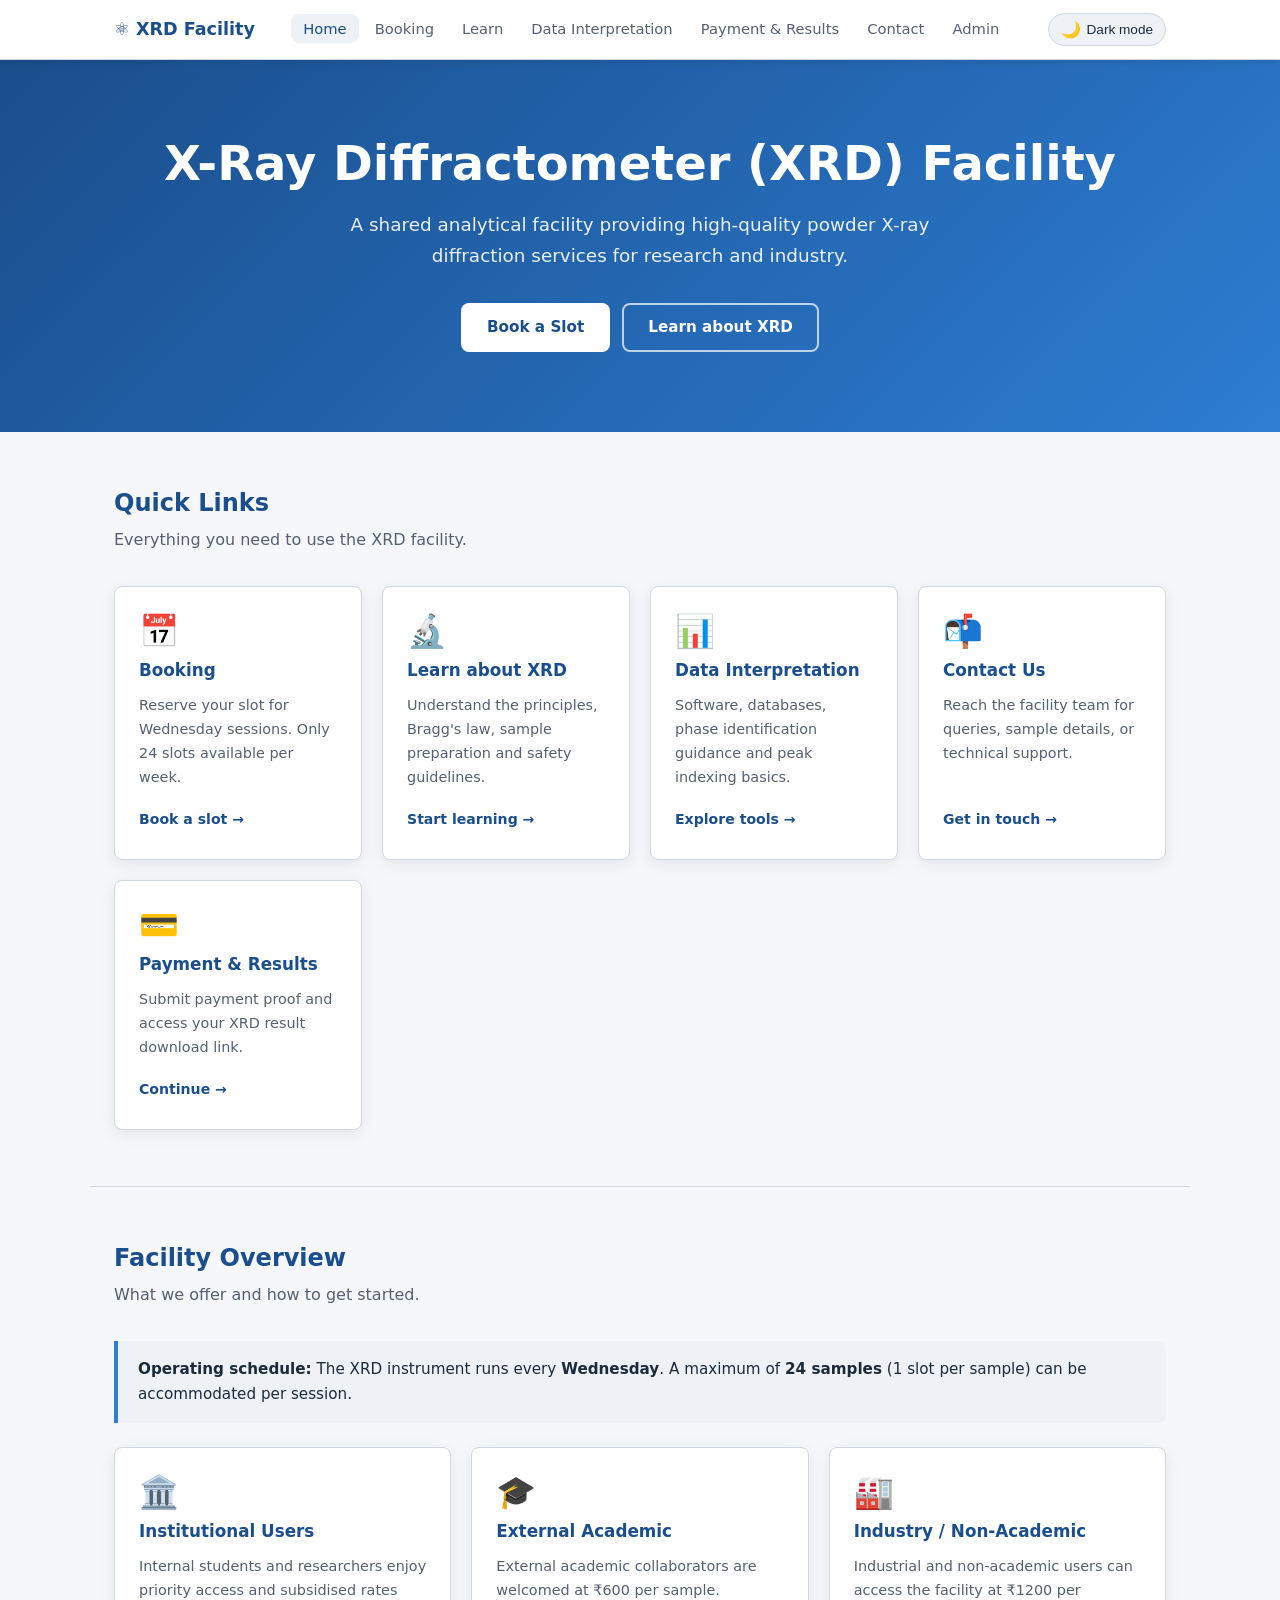
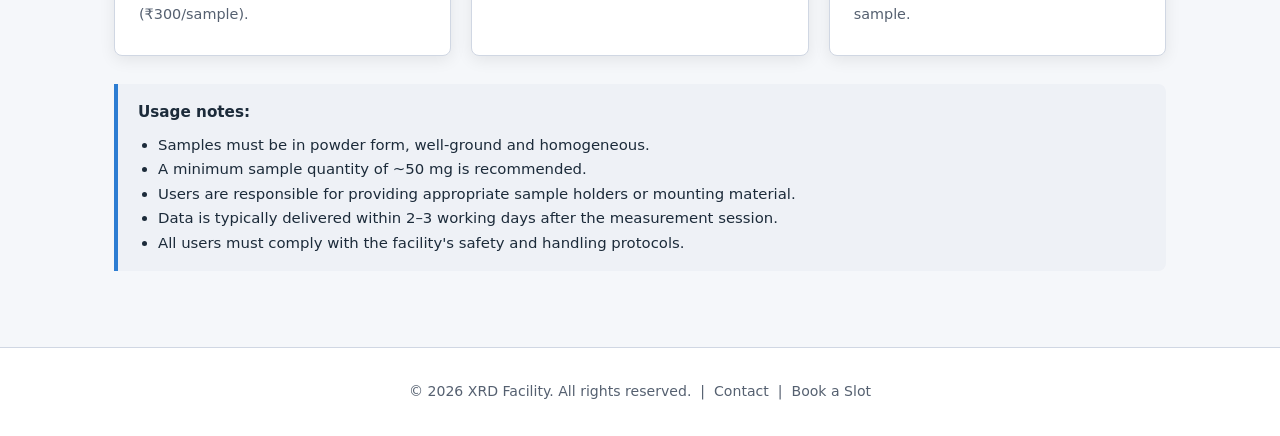
<file: index.html>
<!DOCTYPE html>
<html lang="en">
<head>
  <meta charset="UTF-8" />
  <meta name="viewport" content="width=device-width, initial-scale=1.0" />
  <title>XRD Facility</title>
  <meta name="description" content="X-Ray Diffractometer (XRD) Facility – official portal for booking, learning, data interpretation, and contact." />
  <link rel="stylesheet" href="assets/styles.css" />
  <script src="assets/main.js"></script>
</head>
<body>

  <a class="skip-link" href="#main-content">Skip to main content</a>

  <!-- Navigation -->
  <nav class="site-nav" aria-label="Main navigation">
    <div class="nav-inner">
      <a class="nav-brand" href="index.html">⚛ XRD Facility</a>
      <ul class="nav-links" id="nav-links" role="list">
        <li><a href="index.html">Home</a></li>
        <li><a href="booking.html">Booking</a></li>
        <li><a href="learn.html">Learn</a></li>
        <li><a href="data.html">Data Interpretation</a></li>
        <li><a href="payment.html">Payment &amp; Results</a></li>
        <li><a href="contact.html">Contact</a></li>
        <li><a href="admin.html">Admin</a></li>
      </ul>
      <button class="theme-toggle" id="theme-toggle" aria-label="Switch to dark mode">
        <span class="icon" aria-hidden="true">🌙</span>
        <span class="label">Dark mode</span>
      </button>
      <button class="nav-hamburger" id="nav-hamburger" aria-controls="nav-links" aria-expanded="false" aria-label="Open navigation menu">☰</button>
    </div>
  </nav>

  <!-- Hero / Home banner -->
  <header class="hero">
    <h1 id="hero-title">X-Ray Diffractometer (XRD) Facility</h1>
    <p id="hero-subtitle">A shared analytical facility providing high-quality powder X-ray diffraction services for research and industry.</p>
    <div class="hero-buttons">
      <a class="btn btn-primary" href="booking.html">Book a Slot</a>
      <a class="btn btn-outline" href="learn.html">Learn about XRD</a>
    </div>
  </header>

  <main id="main-content" class="page-main">

    <!-- Quick links -->
    <section class="section" aria-labelledby="quick-links-heading">
      <h2 class="section-title" id="quick-links-heading">Quick Links</h2>
      <p class="section-subtitle">Everything you need to use the XRD facility.</p>
      <div class="cards-grid">
        <div class="card">
          <div class="card-icon" aria-hidden="true">📅</div>
          <div class="card-title">Booking</div>
          <div class="card-desc">Reserve your slot for Wednesday sessions. Only 24 slots available per week.</div>
          <a class="card-link" href="booking.html">Book a slot →</a>
        </div>
        <div class="card">
          <div class="card-icon" aria-hidden="true">🔬</div>
          <div class="card-title">Learn about XRD</div>
          <div class="card-desc">Understand the principles, Bragg's law, sample preparation and safety guidelines.</div>
          <a class="card-link" href="learn.html">Start learning →</a>
        </div>
        <div class="card">
          <div class="card-icon" aria-hidden="true">📊</div>
          <div class="card-title">Data Interpretation</div>
          <div class="card-desc">Software, databases, phase identification guidance and peak indexing basics.</div>
          <a class="card-link" href="data.html">Explore tools →</a>
        </div>
        <div class="card">
          <div class="card-icon" aria-hidden="true">📬</div>
          <div class="card-title">Contact Us</div>
          <div class="card-desc">Reach the facility team for queries, sample details, or technical support.</div>
          <a class="card-link" href="contact.html">Get in touch →</a>
        </div>
        <div class="card">
          <div class="card-icon" aria-hidden="true">💳</div>
          <div class="card-title">Payment &amp; Results</div>
          <div class="card-desc">Submit payment proof and access your XRD result download link.</div>
          <a class="card-link" href="payment.html">Continue →</a>
        </div>
      </div>
    </section>

    <!-- Facility overview -->
    <section class="section" aria-labelledby="overview-heading">
      <h2 class="section-title" id="overview-heading">Facility Overview</h2>
      <p class="section-subtitle">What we offer and how to get started.</p>

      <div class="info-box">
        <strong>Operating schedule:</strong> The XRD instrument runs every <strong>Wednesday</strong>. A maximum of <strong>24 samples</strong> (1 slot per sample) can be accommodated per session.
      </div>

      <div class="cards-grid" style="margin-top:24px;">
        <div class="card">
          <div class="card-icon" aria-hidden="true">🏛️</div>
          <div class="card-title">Institutional Users</div>
          <div class="card-desc">Internal students and researchers enjoy priority access and subsidised rates (₹300/sample).</div>
        </div>
        <div class="card">
          <div class="card-icon" aria-hidden="true">🎓</div>
          <div class="card-title">External Academic</div>
          <div class="card-desc">External academic collaborators are welcomed at ₹600 per sample.</div>
        </div>
        <div class="card">
          <div class="card-icon" aria-hidden="true">🏭</div>
          <div class="card-title">Industry / Non-Academic</div>
          <div class="card-desc">Industrial and non-academic users can access the facility at ₹1200 per sample.</div>
        </div>
      </div>

      <div class="info-box" style="margin-top:28px;">
        <strong>Usage notes:</strong>
        <ul style="list-style:disc;padding-left:20px;margin-top:8px;font-size:0.93rem;">
          <li>Samples must be in powder form, well-ground and homogeneous.</li>
          <li>A minimum sample quantity of ~50 mg is recommended.</li>
          <li>Users are responsible for providing appropriate sample holders or mounting material.</li>
          <li>Data is typically delivered within 2–3 working days after the measurement session.</li>
          <li>All users must comply with the facility's safety and handling protocols.</li>
        </ul>
      </div>
    </section>

  </main>

  <!-- Footer -->
  <footer class="site-footer">
    <p>© <span id="footer-year"></span> <span data-site-name>XRD Facility</span>. All rights reserved. &nbsp;|&nbsp;
      <a href="contact.html">Contact</a> &nbsp;|&nbsp;
      <a href="booking.html">Book a Slot</a>
    </p>
    <script>document.getElementById('footer-year').textContent = new Date().getFullYear();</script>
  </footer>

</body>
</html>
</file>
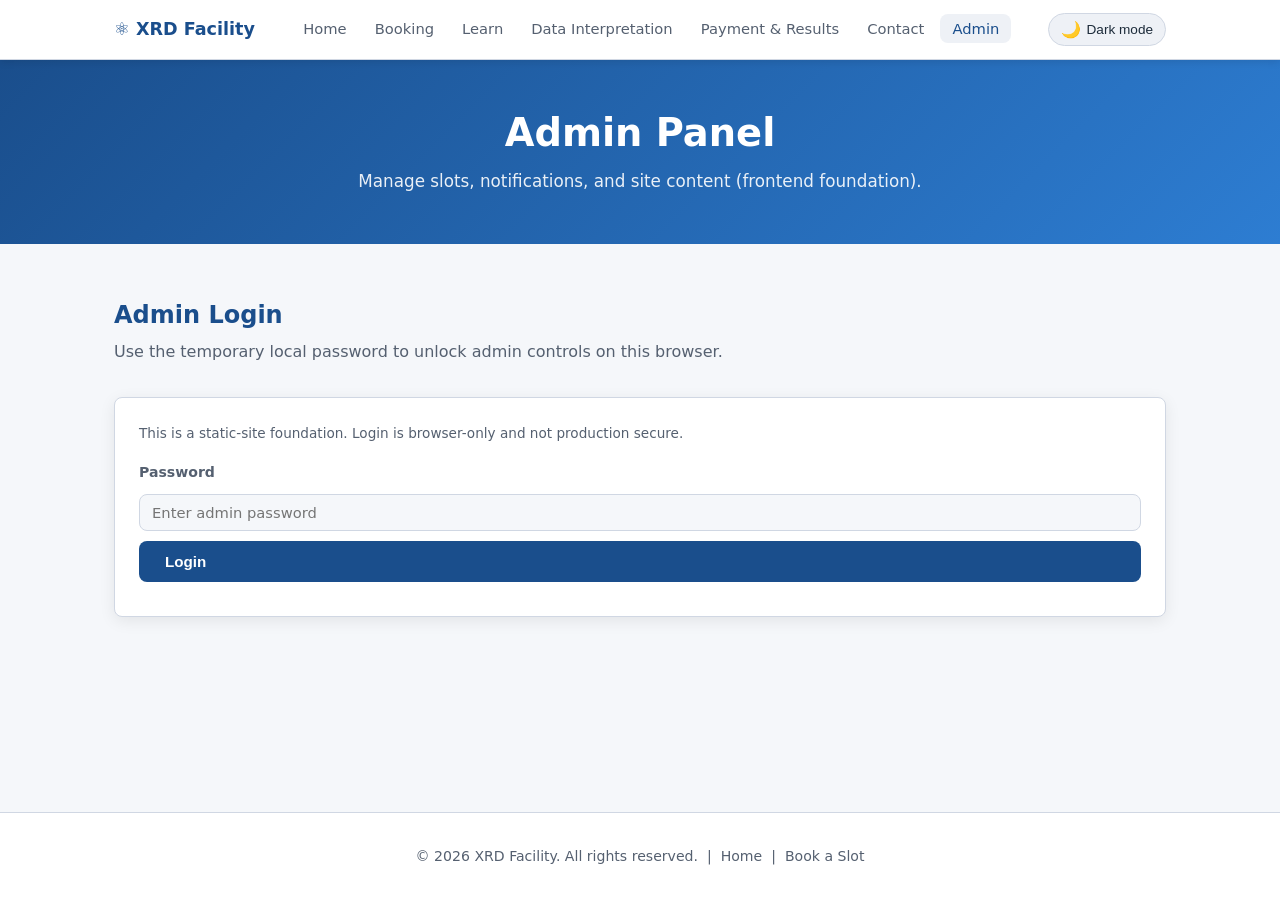
<file: admin.html>
<!DOCTYPE html>
<html lang="en">
<head>
  <meta charset="UTF-8" />
  <meta name="viewport" content="width=device-width, initial-scale=1.0" />
  <title>Admin Panel – XRD Facility</title>
  <meta name="description" content="Admin panel for managing XRD slots, notifications, and basic site settings." />
  <link rel="stylesheet" href="assets/styles.css" />
  <script src="assets/main.js"></script>
</head>
<body id="admin-page">

  <a class="skip-link" href="#main-content">Skip to main content</a>

  <nav class="site-nav" aria-label="Main navigation">
    <div class="nav-inner">
      <a class="nav-brand" href="index.html">⚛ XRD Facility</a>
      <ul class="nav-links" id="nav-links" role="list">
        <li><a href="index.html">Home</a></li>
        <li><a href="booking.html">Booking</a></li>
        <li><a href="learn.html">Learn</a></li>
        <li><a href="data.html">Data Interpretation</a></li>
        <li><a href="payment.html">Payment &amp; Results</a></li>
        <li><a href="contact.html">Contact</a></li>
        <li><a href="admin.html">Admin</a></li>
      </ul>
      <button class="theme-toggle" id="theme-toggle" aria-label="Switch to dark mode">
        <span class="icon" aria-hidden="true">🌙</span>
        <span class="label">Dark mode</span>
      </button>
      <button class="nav-hamburger" id="nav-hamburger" aria-controls="nav-links" aria-expanded="false" aria-label="Open navigation menu">☰</button>
    </div>
  </nav>

  <header class="page-header">
    <h1>Admin Panel</h1>
    <p>Manage slots, notifications, and site content (frontend foundation).</p>
  </header>

  <main id="main-content" class="page-main">
    <section class="section" id="admin-login-section">
      <h2 class="section-title">Admin Login</h2>
      <p class="section-subtitle">Use the temporary local password to unlock admin controls on this browser.</p>
      <div class="admin-card">
        <p class="admin-note">This is a static-site foundation. Login is browser-only and not production secure.</p>
        <form id="admin-login-form" class="admin-form">
          <label for="admin-password">Password</label>
          <input type="password" id="admin-password" required autocomplete="current-password" placeholder="Enter admin password" />
          <button type="submit" class="btn btn-action">Login</button>
        </form>
        <p id="admin-login-status" class="admin-status" role="alert" aria-live="polite"></p>
      </div>
    </section>

    <section class="section" id="admin-panel-section" hidden>
      <h2 class="section-title">Management</h2>
      <p class="section-subtitle">Changes are saved to localStorage and applied immediately on this browser.</p>

      <div class="admin-card">
        <h3>Schedule &amp; Slot Availability</h3>
        <form id="admin-slot-form" class="admin-form">
          <div id="admin-slots-container"></div>
          <button type="submit" class="btn btn-action">Save slot settings</button>
        </form>
      </div>

      <div class="admin-card">
        <h3>Public Notifications</h3>
        <form id="admin-announcement-form" class="admin-form">
          <label for="announcement-message">Notification message</label>
          <textarea id="announcement-message" rows="3" placeholder="e.g., XRD results are out. Fill payment details to download your report."></textarea>

          <label for="announcement-type">Notification type</label>
          <select id="announcement-type">
            <option value="info">Info</option>
            <option value="warning">Warning</option>
            <option value="success">Success</option>
          </select>

          <div class="admin-actions">
            <button type="submit" class="btn btn-action">Save notification</button>
            <button type="button" class="btn btn-disabled" id="clear-announcement-btn">Clear notification</button>
          </div>
        </form>
      </div>

      <div class="admin-card">
        <h3>Site Customization</h3>
        <form id="admin-settings-form" class="admin-form">
          <label for="setting-facility-name">Facility name</label>
          <input type="text" id="setting-facility-name" placeholder="XRD Facility" />

          <label for="setting-logo-mark">Logo mark / emoji</label>
          <input type="text" id="setting-logo-mark" placeholder="⚛" maxlength="8" />

          <label for="setting-home-title">Homepage hero title</label>
          <input type="text" id="setting-home-title" />

          <label for="setting-home-subtitle">Homepage hero subtitle</label>
          <textarea id="setting-home-subtitle" rows="3"></textarea>

          <label for="setting-contact-email">Contact email</label>
          <input type="email" id="setting-contact-email" />

          <label for="setting-contact-phone">Contact phone</label>
          <input type="text" id="setting-contact-phone" />

          <label for="setting-contact-location">Contact location summary</label>
          <input type="text" id="setting-contact-location" />

          <button type="submit" class="btn btn-action">Save site settings</button>
        </form>
      </div>

      <div class="admin-card">
        <h3>Payment Form &amp; Result Download Mapping</h3>
        <form id="admin-payment-form" class="admin-form">
          <label for="setting-payment-form-url">Google/Microsoft payment form URL</label>
          <input type="url" id="setting-payment-form-url" placeholder="https://docs.google.com/forms/..." />

          <label for="setting-result-links">Result mapping (one per line: identifier|result_url)</label>
          <textarea id="setting-result-links" rows="8" placeholder="student1@example.com|https://drive.google.com/file/d/...\nbooking-2026-001|https://drive.google.com/file/d/..."></textarea>

          <p class="admin-note">Use the same identifier students enter on the payment/results page (email or booking ID).</p>
          <button type="submit" class="btn btn-action">Save payment and result settings</button>
        </form>
      </div>

      <p id="admin-save-status" class="admin-status" role="status" aria-live="polite"></p>
    </section>
  </main>

  <footer class="site-footer">
    <p>© <span id="footer-year"></span> <span data-site-name>XRD Facility</span>. All rights reserved. &nbsp;|&nbsp;
      <a href="index.html">Home</a> &nbsp;|&nbsp;
      <a href="booking.html">Book a Slot</a>
    </p>
    <script>document.getElementById('footer-year').textContent = new Date().getFullYear();</script>
  </footer>

</body>
</html>
</file>
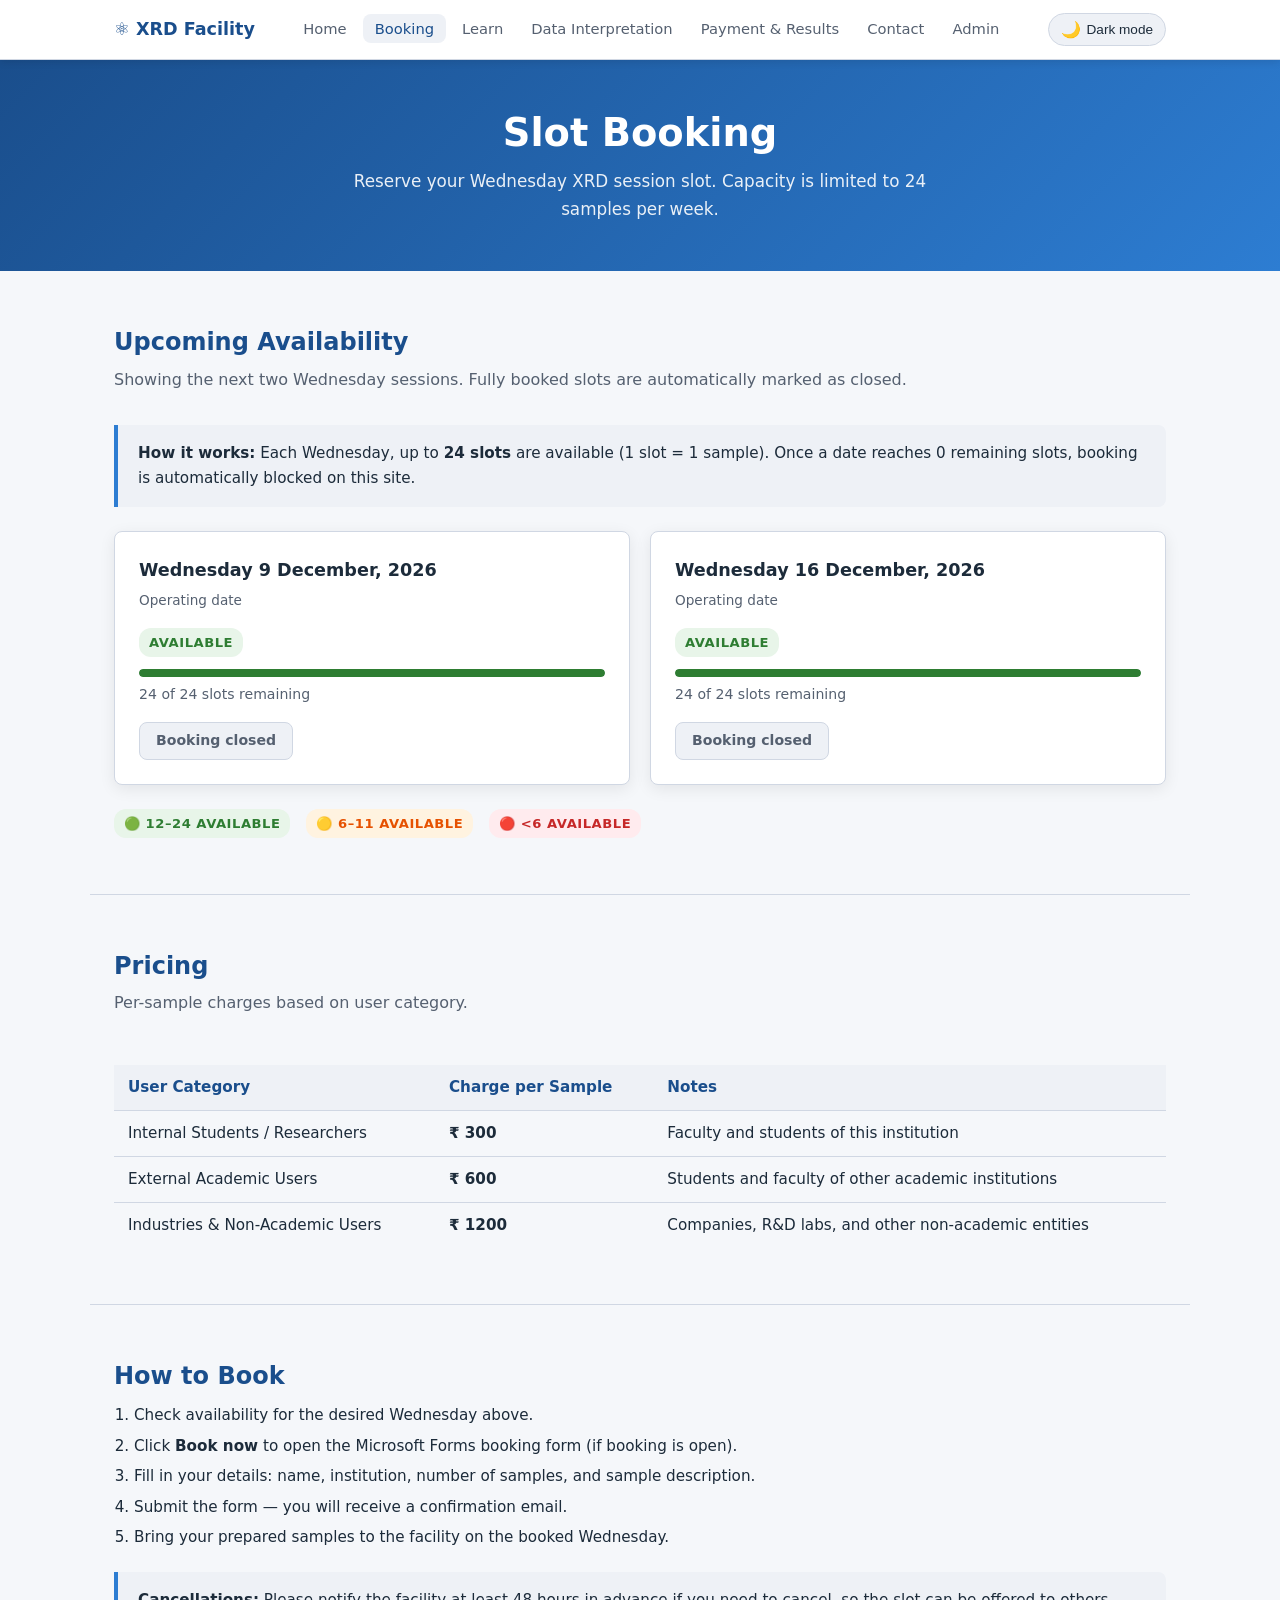
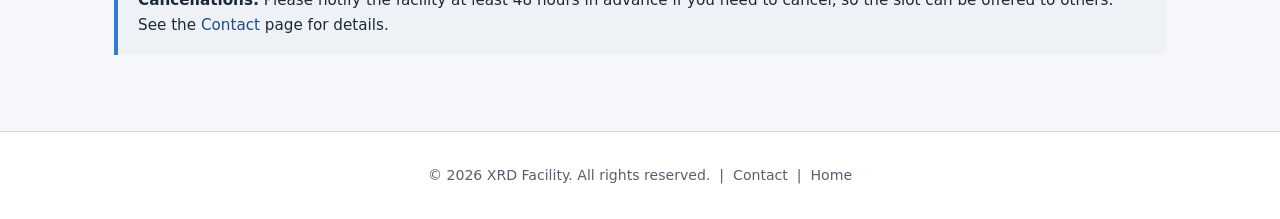
<file: booking.html>
<!DOCTYPE html>
<html lang="en">
<head>
  <meta charset="UTF-8" />
  <meta name="viewport" content="width=device-width, initial-scale=1.0" />
  <title>Booking – XRD Facility</title>
  <meta name="description" content="Book your XRD slot for the next Wednesday session. Check availability and pricing details." />
  <link rel="stylesheet" href="assets/styles.css" />
  <script src="assets/main.js"></script>
</head>
<body>

  <a class="skip-link" href="#main-content">Skip to main content</a>

  <!-- Navigation -->
  <nav class="site-nav" aria-label="Main navigation">
    <div class="nav-inner">
      <a class="nav-brand" href="index.html">⚛ XRD Facility</a>
      <ul class="nav-links" id="nav-links" role="list">
        <li><a href="index.html">Home</a></li>
        <li><a href="booking.html">Booking</a></li>
        <li><a href="learn.html">Learn</a></li>
        <li><a href="data.html">Data Interpretation</a></li>
        <li><a href="payment.html">Payment &amp; Results</a></li>
        <li><a href="contact.html">Contact</a></li>
        <li><a href="admin.html">Admin</a></li>
      </ul>
      <button class="theme-toggle" id="theme-toggle" aria-label="Switch to dark mode">
        <span class="icon" aria-hidden="true">🌙</span>
        <span class="label">Dark mode</span>
      </button>
      <button class="nav-hamburger" id="nav-hamburger" aria-controls="nav-links" aria-expanded="false" aria-label="Open navigation menu">☰</button>
    </div>
  </nav>

  <!-- Page header -->
  <header class="page-header">
    <h1>Slot Booking</h1>
    <p>Reserve your Wednesday XRD session slot. Capacity is limited to 24 samples per week.</p>
  </header>

  <main id="main-content" class="page-main">

    <!-- Availability -->
    <section class="section" aria-labelledby="availability-heading">
      <h2 class="section-title" id="availability-heading">Upcoming Availability</h2>
      <p class="section-subtitle">Showing the next two Wednesday sessions. Fully booked slots are automatically marked as closed.</p>

      <div class="info-box">
        <strong>How it works:</strong> Each Wednesday, up to <strong>24 slots</strong> are available (1 slot = 1 sample). Once a date reaches 0 remaining slots, booking is automatically blocked on this site.
      </div>

      <!-- Slot cards are rendered by main.js -->
      <div class="availability-grid" id="availability-container" aria-live="polite">
        <p class="text-muted">Loading availability…</p>
      </div>

      <!-- Availability legend -->
      <div style="display:flex;gap:16px;flex-wrap:wrap;margin-top:8px;">
        <span class="slot-badge green">🟢 12–24 available</span>
        <span class="slot-badge yellow">🟡 6–11 available</span>
        <span class="slot-badge red">🔴 &lt;6 available</span>
      </div>
    </section>

    <!-- Pricing -->
    <section class="section" aria-labelledby="pricing-heading">
      <h2 class="section-title" id="pricing-heading">Pricing</h2>
      <p class="section-subtitle">Per-sample charges based on user category.</p>
      <div style="overflow-x:auto;">
        <table class="pricing-table" aria-label="Pricing per sample by user category">
          <thead>
            <tr>
              <th scope="col">User Category</th>
              <th scope="col">Charge per Sample</th>
              <th scope="col">Notes</th>
            </tr>
          </thead>
          <tbody>
            <tr>
              <td>Internal Students / Researchers</td>
              <td><strong>₹ 300</strong></td>
              <td>Faculty and students of this institution</td>
            </tr>
            <tr>
              <td>External Academic Users</td>
              <td><strong>₹ 600</strong></td>
              <td>Students and faculty of other academic institutions</td>
            </tr>
            <tr>
              <td>Industries &amp; Non-Academic Users</td>
              <td><strong>₹ 1200</strong></td>
              <td>Companies, R&amp;D labs, and other non-academic entities</td>
            </tr>
          </tbody>
        </table>
      </div>
    </section>

    <!-- Booking instructions -->
    <section class="section" aria-labelledby="instructions-heading">
      <h2 class="section-title" id="instructions-heading">How to Book</h2>
      <ol style="padding-left:20px;font-size:0.95rem;line-height:2;">
        <li>Check availability for the desired Wednesday above.</li>
        <li>Click <strong>Book now</strong> to open the Microsoft Forms booking form (if booking is open).</li>
        <li>Fill in your details: name, institution, number of samples, and sample description.</li>
        <li>Submit the form — you will receive a confirmation email.</li>
        <li>Bring your prepared samples to the facility on the booked Wednesday.</li>
      </ol>
      <div class="info-box" style="margin-top:20px;">
        <strong>Cancellations:</strong> Please notify the facility at least 48 hours in advance if you need to cancel, so the slot can be offered to others. See the <a href="contact.html">Contact</a> page for details.
      </div>
    </section>

  </main>

  <!-- Footer -->
  <footer class="site-footer">
    <p>© <span id="footer-year"></span> <span data-site-name>XRD Facility</span>. All rights reserved. &nbsp;|&nbsp;
      <a href="contact.html">Contact</a> &nbsp;|&nbsp;
      <a href="index.html">Home</a>
    </p>
    <script>document.getElementById('footer-year').textContent = new Date().getFullYear();</script>
  </footer>

</body>
</html>
</file>
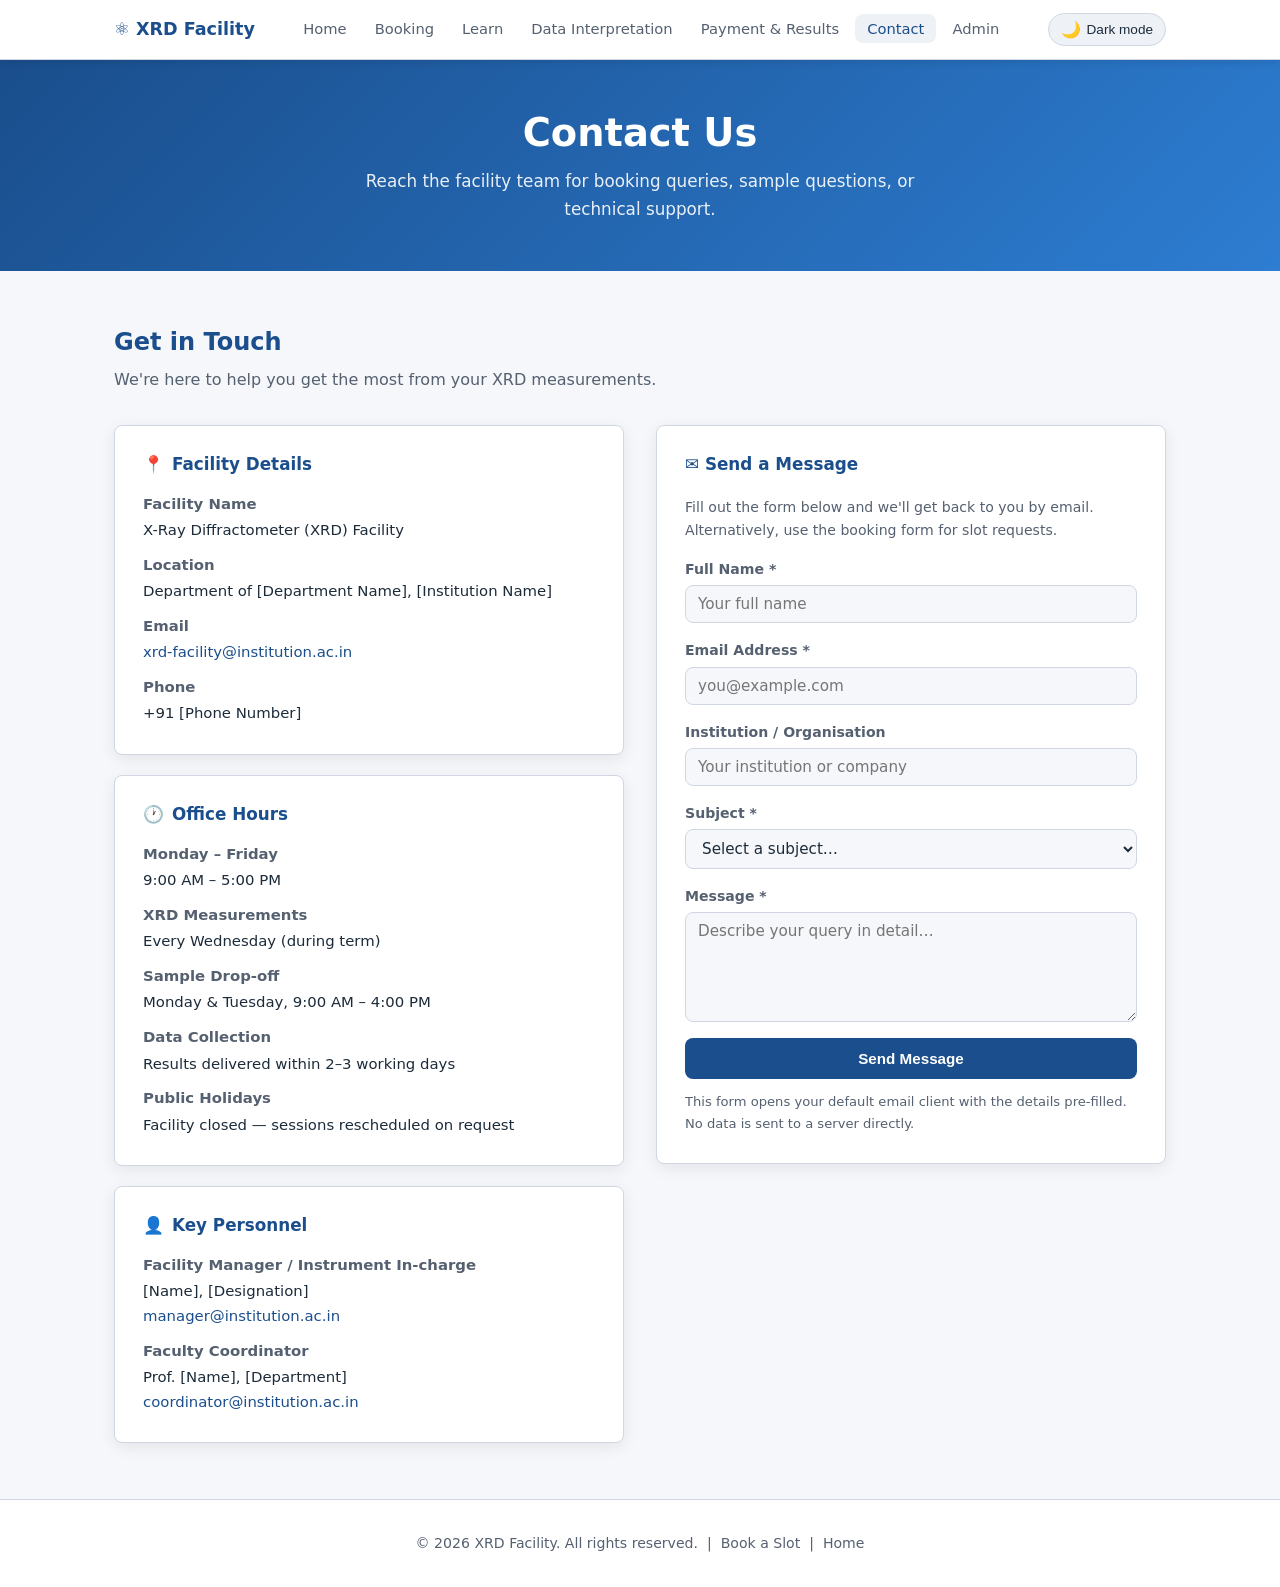
<file: contact.html>
<!DOCTYPE html>
<html lang="en">
<head>
  <meta charset="UTF-8" />
  <meta name="viewport" content="width=device-width, initial-scale=1.0" />
  <title>Contact Us – XRD Facility</title>
  <meta name="description" content="Contact the XRD facility team for bookings, queries, and technical support." />
  <link rel="stylesheet" href="assets/styles.css" />
  <script src="assets/main.js"></script>
</head>
<body>

  <a class="skip-link" href="#main-content">Skip to main content</a>

  <!-- Navigation -->
  <nav class="site-nav" aria-label="Main navigation">
    <div class="nav-inner">
      <a class="nav-brand" href="index.html">⚛ XRD Facility</a>
      <ul class="nav-links" id="nav-links" role="list">
        <li><a href="index.html">Home</a></li>
        <li><a href="booking.html">Booking</a></li>
        <li><a href="learn.html">Learn</a></li>
        <li><a href="data.html">Data Interpretation</a></li>
        <li><a href="payment.html">Payment &amp; Results</a></li>
        <li><a href="contact.html">Contact</a></li>
        <li><a href="admin.html">Admin</a></li>
      </ul>
      <button class="theme-toggle" id="theme-toggle" aria-label="Switch to dark mode">
        <span class="icon" aria-hidden="true">🌙</span>
        <span class="label">Dark mode</span>
      </button>
      <button class="nav-hamburger" id="nav-hamburger" aria-controls="nav-links" aria-expanded="false" aria-label="Open navigation menu">☰</button>
    </div>
  </nav>

  <!-- Page header -->
  <header class="page-header">
    <h1>Contact Us</h1>
    <p>Reach the facility team for booking queries, sample questions, or technical support.</p>
  </header>

  <main id="main-content" class="page-main">

    <section class="section" aria-labelledby="contact-heading">
      <h2 class="section-title" id="contact-heading">Get in Touch</h2>
      <p class="section-subtitle">We're here to help you get the most from your XRD measurements.</p>

      <div class="contact-grid">

        <!-- Contact info -->
        <div>
          <div class="contact-info-block">
            <h3><span aria-hidden="true">📍</span> Facility Details</h3>
            <dl>
              <dt>Facility Name</dt>
              <dd>X-Ray Diffractometer (XRD) Facility</dd>

              <dt>Location</dt>
              <dd id="contact-location-text">Department of [Department Name]<br />
                  [Building Name], Room [Room No.]<br />
                  [Institution Name]<br />
                  [City, State – PIN Code]
              </dd>

              <dt>Email</dt>
              <dd><a id="contact-email-link" href="mailto:xrd-facility@institution.ac.in">xrd-facility@institution.ac.in</a></dd>

              <dt>Phone</dt>
              <dd id="contact-phone-text">+91 [Phone Number]</dd>
            </dl>
          </div>

          <div class="contact-info-block" style="margin-top:20px;">
            <h3><span aria-hidden="true">🕐</span> Office Hours</h3>
            <dl>
              <dt>Monday – Friday</dt>
              <dd>9:00 AM – 5:00 PM</dd>

              <dt>XRD Measurements</dt>
              <dd>Every Wednesday (during term)</dd>

              <dt>Sample Drop-off</dt>
              <dd>Monday &amp; Tuesday, 9:00 AM – 4:00 PM</dd>

              <dt>Data Collection</dt>
              <dd>Results delivered within 2–3 working days</dd>

              <dt>Public Holidays</dt>
              <dd>Facility closed — sessions rescheduled on request</dd>
            </dl>
          </div>

          <div class="contact-info-block" style="margin-top:20px;">
            <h3><span aria-hidden="true">👤</span> Key Personnel</h3>
            <dl>
              <dt>Facility Manager / Instrument In-charge</dt>
              <dd>[Name], [Designation]<br />
                  <a href="mailto:manager@institution.ac.in">manager@institution.ac.in</a>
              </dd>

              <dt>Faculty Coordinator</dt>
              <dd>Prof. [Name], [Department]<br />
                  <a href="mailto:coordinator@institution.ac.in">coordinator@institution.ac.in</a>
              </dd>
            </dl>
          </div>
        </div>

        <!-- Contact form -->
        <div>
          <div class="contact-form">
            <h3><span aria-hidden="true">✉️</span> Send a Message</h3>
            <p class="text-muted" style="font-size:0.88rem;margin-bottom:16px;">
              Fill out the form below and we'll get back to you by email. Alternatively, use the booking form for slot requests.
            </p>

            <form id="contact-form" action="#" novalidate>
              <div class="form-group">
                <label for="cf-name">Full Name <span aria-label="required">*</span></label>
                <input type="text" id="cf-name" name="name" required autocomplete="name" placeholder="Your full name" />
              </div>

              <div class="form-group">
                <label for="cf-email">Email Address <span aria-label="required">*</span></label>
                <input type="email" id="cf-email" name="email" required autocomplete="email" placeholder="you@example.com" />
              </div>

              <div class="form-group">
                <label for="cf-institution">Institution / Organisation</label>
                <input type="text" id="cf-institution" name="institution" autocomplete="organization" placeholder="Your institution or company" />
              </div>

              <div class="form-group">
                <label for="cf-subject">Subject <span aria-label="required">*</span></label>
                <select id="cf-subject" name="subject" required>
                  <option value="" disabled selected>Select a subject…</option>
                  <option value="booking">Booking enquiry</option>
                  <option value="technical">Technical / sample question</option>
                  <option value="pricing">Pricing &amp; invoicing</option>
                  <option value="results">Data / results query</option>
                  <option value="other">Other</option>
                </select>
              </div>

              <div class="form-group">
                <label for="cf-message">Message <span aria-label="required">*</span></label>
                <textarea id="cf-message" name="message" required placeholder="Describe your query in detail…"></textarea>
              </div>

              <button type="submit" class="btn btn-action" style="width:100%;justify-content:center;">
                Send Message
              </button>

              <p class="form-notice" id="form-status" role="alert" aria-live="polite"></p>
            </form>

            <p class="form-notice" style="margin-top:12px;">
              This form opens your default email client with the details pre-filled. No data is sent to a server directly.
            </p>
          </div>
        </div>

      </div>
    </section>

  </main>

  <!-- Footer -->
  <footer class="site-footer">
    <p>© <span id="footer-year"></span> <span data-site-name>XRD Facility</span>. All rights reserved. &nbsp;|&nbsp;
      <a href="booking.html">Book a Slot</a> &nbsp;|&nbsp;
      <a href="index.html">Home</a>
    </p>
    <script>document.getElementById('footer-year').textContent = new Date().getFullYear();</script>
  </footer>

  <script>
    // Simple mailto fallback for contact form
    document.getElementById('contact-form').addEventListener('submit', function (e) {
      e.preventDefault();
      var name       = document.getElementById('cf-name').value.trim();
      var email      = document.getElementById('cf-email').value.trim();
      var institution= document.getElementById('cf-institution').value.trim();
      var subject    = document.getElementById('cf-subject').value;
      var message    = document.getElementById('cf-message').value.trim();
      var status     = document.getElementById('form-status');

      if (!name || !email || !subject || !message) {
        status.textContent = 'Please fill in all required fields.';
        status.style.color = 'var(--color-danger)';
        return;
      }

      var body = 'Name: ' + name + '\nEmail: ' + email + '\nInstitution: ' + institution + '\n\n' + message;
      var targetEmail = (window.__xrdSiteSettings && window.__xrdSiteSettings.contactEmail)
        ? window.__xrdSiteSettings.contactEmail
        : 'xrd-facility@institution.ac.in';

      var mailtoLink = 'mailto:' + targetEmail
        + '?subject=' + encodeURIComponent('[XRD Website] ' + subject)
        + '&body=' + encodeURIComponent(body);

      window.location.href = mailtoLink;
      status.textContent = 'Opening your email client…';
      status.style.color = 'var(--color-success)';
    });
  </script>

</body>
</html>
</file>
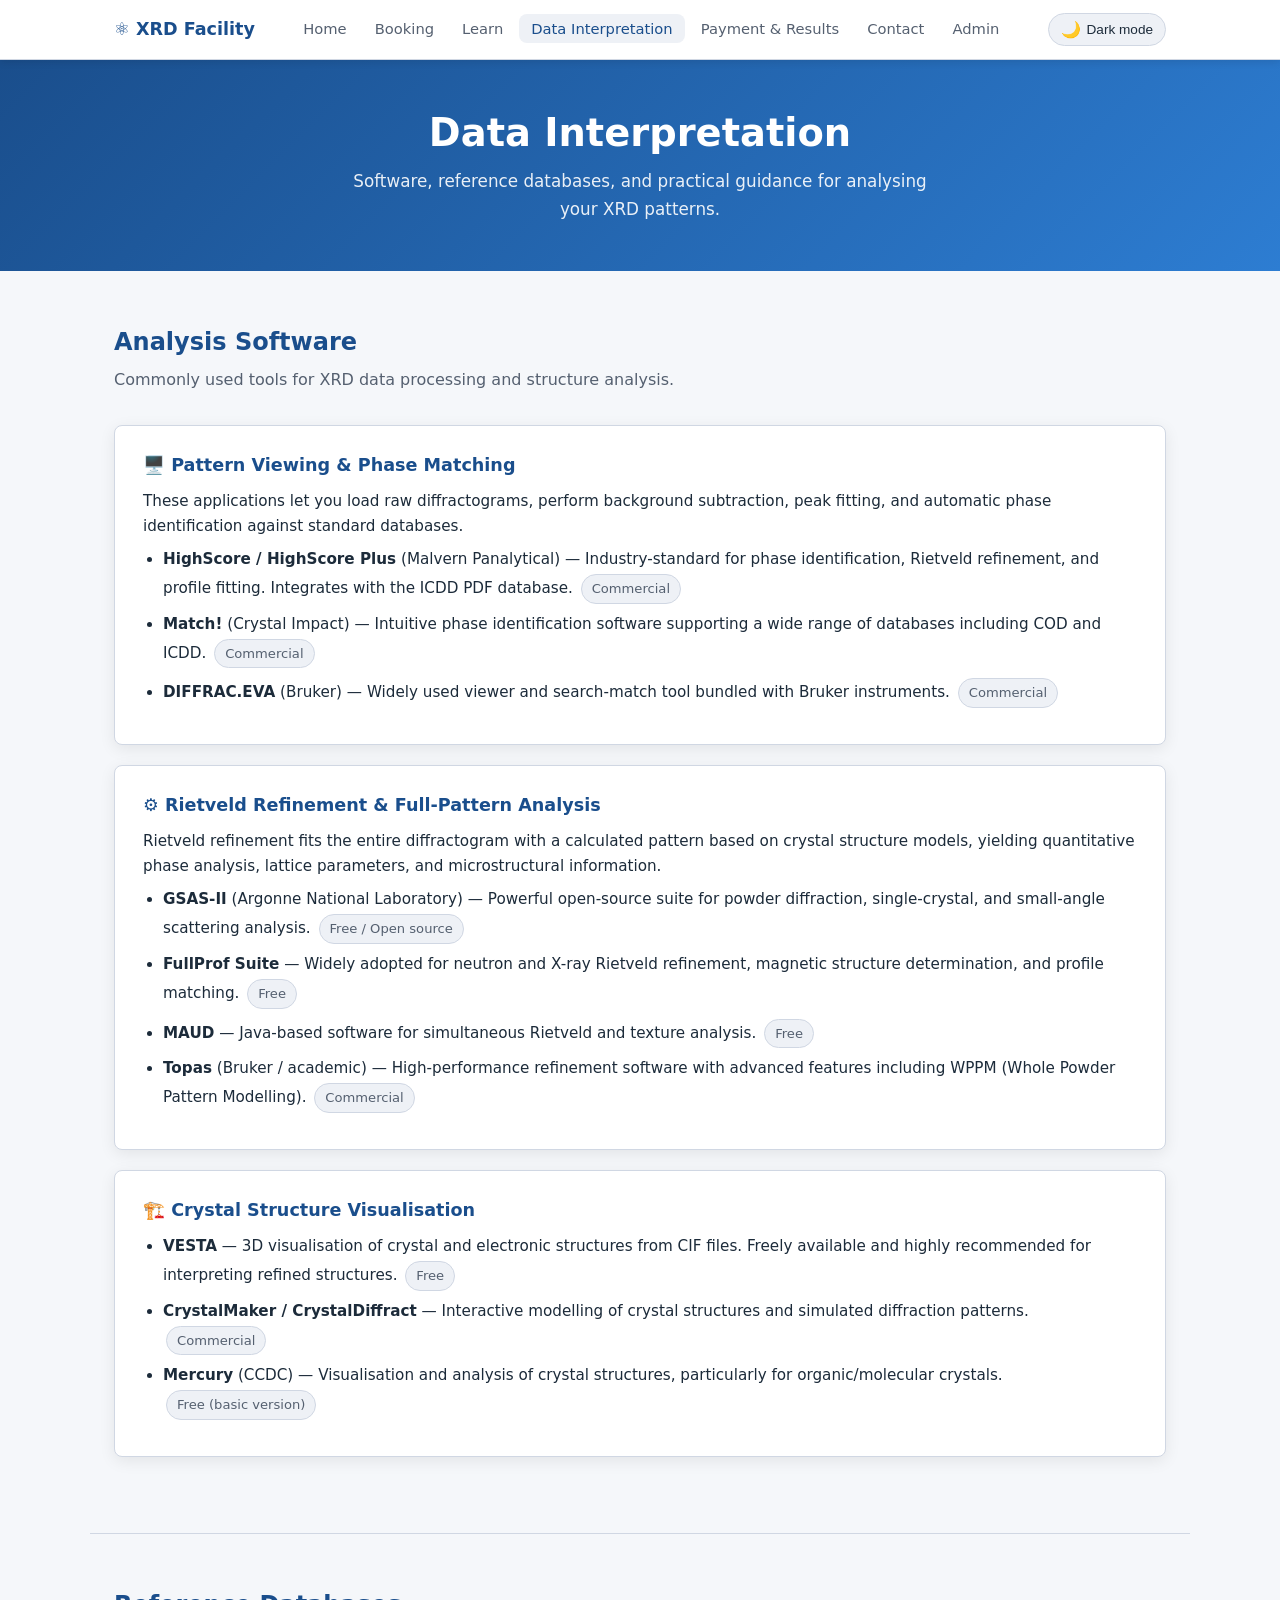
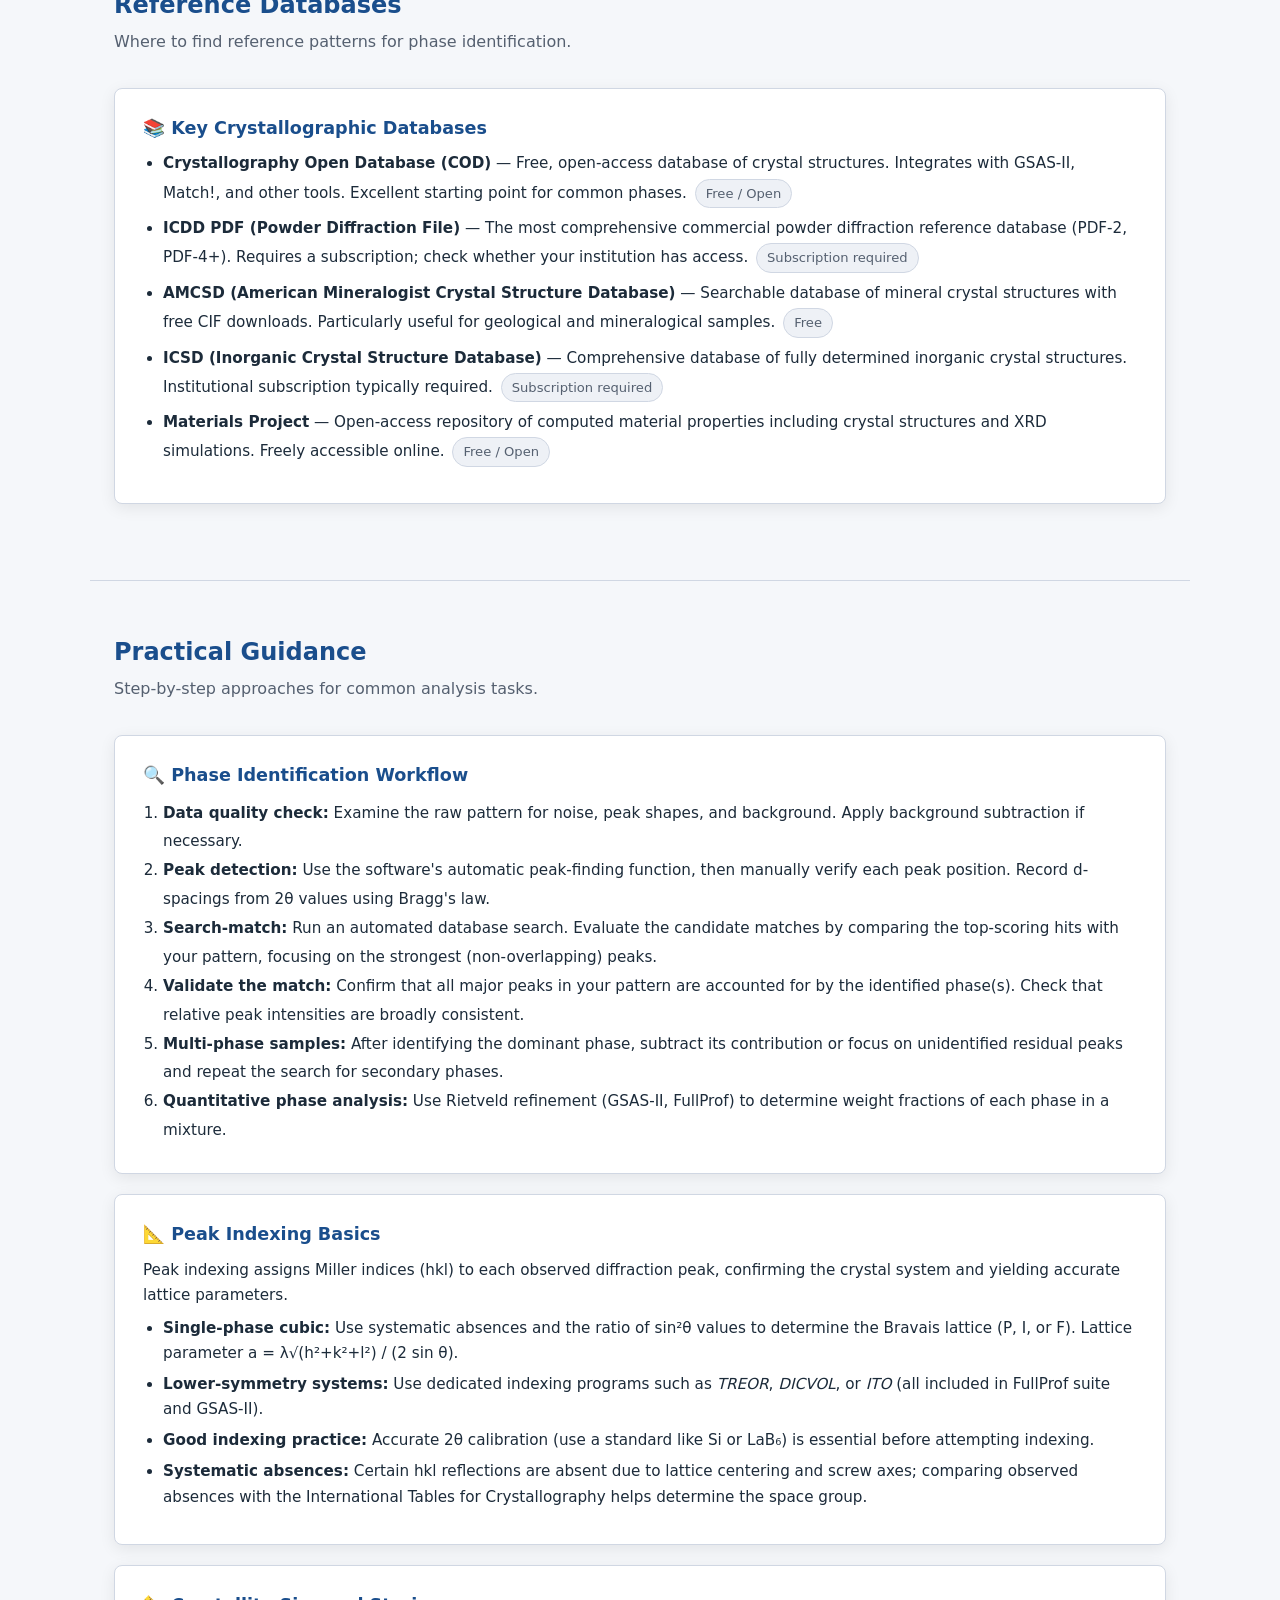
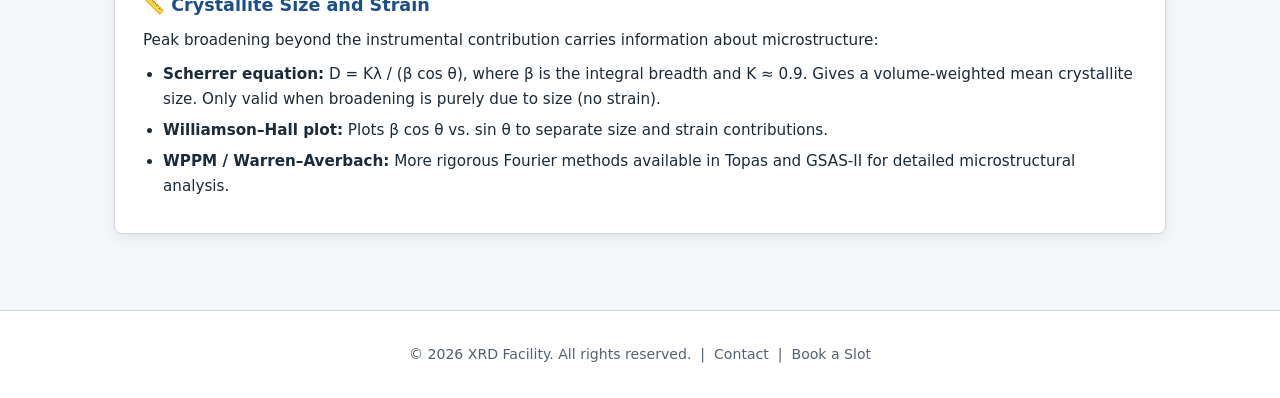
<file: data.html>
<!DOCTYPE html>
<html lang="en">
<head>
  <meta charset="UTF-8" />
  <meta name="viewport" content="width=device-width, initial-scale=1.0" />
  <title>Data Interpretation – XRD Facility</title>
  <meta name="description" content="Software, databases, phase identification and peak indexing guidance for XRD data analysis." />
  <link rel="stylesheet" href="assets/styles.css" />
  <script src="assets/main.js"></script>
</head>
<body>

  <a class="skip-link" href="#main-content">Skip to main content</a>

  <!-- Navigation -->
  <nav class="site-nav" aria-label="Main navigation">
    <div class="nav-inner">
      <a class="nav-brand" href="index.html">⚛ XRD Facility</a>
      <ul class="nav-links" id="nav-links" role="list">
        <li><a href="index.html">Home</a></li>
        <li><a href="booking.html">Booking</a></li>
        <li><a href="learn.html">Learn</a></li>
        <li><a href="data.html">Data Interpretation</a></li>
        <li><a href="payment.html">Payment &amp; Results</a></li>
        <li><a href="contact.html">Contact</a></li>
        <li><a href="admin.html">Admin</a></li>
      </ul>
      <button class="theme-toggle" id="theme-toggle" aria-label="Switch to dark mode">
        <span class="icon" aria-hidden="true">🌙</span>
        <span class="label">Dark mode</span>
      </button>
      <button class="nav-hamburger" id="nav-hamburger" aria-controls="nav-links" aria-expanded="false" aria-label="Open navigation menu">☰</button>
    </div>
  </nav>

  <!-- Page header -->
  <header class="page-header">
    <h1>Data Interpretation</h1>
    <p>Software, reference databases, and practical guidance for analysing your XRD patterns.</p>
  </header>

  <main id="main-content" class="page-main">

    <!-- Software -->
    <section class="section" aria-labelledby="software-heading">
      <h2 class="section-title" id="software-heading">Analysis Software</h2>
      <p class="section-subtitle">Commonly used tools for XRD data processing and structure analysis.</p>

      <div class="content-section">
        <h3>🖥️ Pattern Viewing &amp; Phase Matching</h3>
        <p>These applications let you load raw diffractograms, perform background subtraction, peak fitting, and automatic phase identification against standard databases.</p>
        <ul>
          <li>
            <strong>HighScore / HighScore Plus</strong> (Malvern Panalytical) — Industry-standard for phase identification, Rietveld refinement, and profile fitting. Integrates with the ICDD PDF database. <span class="tag">Commercial</span>
          </li>
          <li>
            <strong>Match!</strong> (Crystal Impact) — Intuitive phase identification software supporting a wide range of databases including COD and ICDD. <span class="tag">Commercial</span>
          </li>
          <li>
            <strong>DIFFRAC.EVA</strong> (Bruker) — Widely used viewer and search-match tool bundled with Bruker instruments. <span class="tag">Commercial</span>
          </li>
        </ul>
      </div>

      <div class="content-section">
        <h3>⚙️ Rietveld Refinement &amp; Full-Pattern Analysis</h3>
        <p>Rietveld refinement fits the entire diffractogram with a calculated pattern based on crystal structure models, yielding quantitative phase analysis, lattice parameters, and microstructural information.</p>
        <ul>
          <li>
            <strong>GSAS-II</strong> (Argonne National Laboratory) — Powerful open-source suite for powder diffraction, single-crystal, and small-angle scattering analysis. <span class="tag">Free / Open source</span>
          </li>
          <li>
            <strong>FullProf Suite</strong> — Widely adopted for neutron and X-ray Rietveld refinement, magnetic structure determination, and profile matching. <span class="tag">Free</span>
          </li>
          <li>
            <strong>MAUD</strong> — Java-based software for simultaneous Rietveld and texture analysis. <span class="tag">Free</span>
          </li>
          <li>
            <strong>Topas</strong> (Bruker / academic) — High-performance refinement software with advanced features including WPPM (Whole Powder Pattern Modelling). <span class="tag">Commercial</span>
          </li>
        </ul>
      </div>

      <div class="content-section">
        <h3>🏗️ Crystal Structure Visualisation</h3>
        <ul>
          <li>
            <strong>VESTA</strong> — 3D visualisation of crystal and electronic structures from CIF files. Freely available and highly recommended for interpreting refined structures. <span class="tag">Free</span>
          </li>
          <li>
            <strong>CrystalMaker / CrystalDiffract</strong> — Interactive modelling of crystal structures and simulated diffraction patterns. <span class="tag">Commercial</span>
          </li>
          <li>
            <strong>Mercury</strong> (CCDC) — Visualisation and analysis of crystal structures, particularly for organic/molecular crystals. <span class="tag">Free (basic version)</span>
          </li>
        </ul>
      </div>
    </section>

    <!-- Databases -->
    <section class="section" aria-labelledby="databases-heading">
      <h2 class="section-title" id="databases-heading">Reference Databases</h2>
      <p class="section-subtitle">Where to find reference patterns for phase identification.</p>

      <div class="content-section">
        <h3>📚 Key Crystallographic Databases</h3>
        <ul>
          <li>
            <strong>Crystallography Open Database (COD)</strong> — Free, open-access database of crystal structures. Integrates with GSAS-II, Match!, and other tools. Excellent starting point for common phases. <span class="tag">Free / Open</span>
          </li>
          <li>
            <strong>ICDD PDF (Powder Diffraction File)</strong> — The most comprehensive commercial powder diffraction reference database (PDF-2, PDF-4+). Requires a subscription; check whether your institution has access. <span class="tag">Subscription required</span>
          </li>
          <li>
            <strong>AMCSD (American Mineralogist Crystal Structure Database)</strong> — Searchable database of mineral crystal structures with free CIF downloads. Particularly useful for geological and mineralogical samples. <span class="tag">Free</span>
          </li>
          <li>
            <strong>ICSD (Inorganic Crystal Structure Database)</strong> — Comprehensive database of fully determined inorganic crystal structures. Institutional subscription typically required. <span class="tag">Subscription required</span>
          </li>
          <li>
            <strong>Materials Project</strong> — Open-access repository of computed material properties including crystal structures and XRD simulations. Freely accessible online. <span class="tag">Free / Open</span>
          </li>
        </ul>
      </div>
    </section>

    <!-- Phase identification -->
    <section class="section" aria-labelledby="phase-id-heading">
      <h2 class="section-title" id="phase-id-heading">Practical Guidance</h2>
      <p class="section-subtitle">Step-by-step approaches for common analysis tasks.</p>

      <div class="content-section">
        <h3>🔍 Phase Identification Workflow</h3>
        <ol style="padding-left:20px;line-height:1.9;font-size:0.95rem;">
          <li><strong>Data quality check:</strong> Examine the raw pattern for noise, peak shapes, and background. Apply background subtraction if necessary.</li>
          <li><strong>Peak detection:</strong> Use the software's automatic peak-finding function, then manually verify each peak position. Record d-spacings from 2θ values using Bragg's law.</li>
          <li><strong>Search-match:</strong> Run an automated database search. Evaluate the candidate matches by comparing the top-scoring hits with your pattern, focusing on the strongest (non-overlapping) peaks.</li>
          <li><strong>Validate the match:</strong> Confirm that all major peaks in your pattern are accounted for by the identified phase(s). Check that relative peak intensities are broadly consistent.</li>
          <li><strong>Multi-phase samples:</strong> After identifying the dominant phase, subtract its contribution or focus on unidentified residual peaks and repeat the search for secondary phases.</li>
          <li><strong>Quantitative phase analysis:</strong> Use Rietveld refinement (GSAS-II, FullProf) to determine weight fractions of each phase in a mixture.</li>
        </ol>
      </div>

      <div class="content-section">
        <h3>📐 Peak Indexing Basics</h3>
        <p>Peak indexing assigns Miller indices (hkl) to each observed diffraction peak, confirming the crystal system and yielding accurate lattice parameters.</p>
        <ul>
          <li><strong>Single-phase cubic:</strong> Use systematic absences and the ratio of sin²θ values to determine the Bravais lattice (P, I, or F). Lattice parameter a = λ√(h²+k²+l²) / (2 sin θ).</li>
          <li><strong>Lower-symmetry systems:</strong> Use dedicated indexing programs such as <em>TREOR</em>, <em>DICVOL</em>, or <em>ITO</em> (all included in FullProf suite and GSAS-II).</li>
          <li><strong>Good indexing practice:</strong> Accurate 2θ calibration (use a standard like Si or LaB₆) is essential before attempting indexing.</li>
          <li><strong>Systematic absences:</strong> Certain hkl reflections are absent due to lattice centering and screw axes; comparing observed absences with the International Tables for Crystallography helps determine the space group.</li>
        </ul>
      </div>

      <div class="content-section">
        <h3>📏 Crystallite Size and Strain</h3>
        <p>Peak broadening beyond the instrumental contribution carries information about microstructure:</p>
        <ul>
          <li><strong>Scherrer equation:</strong> D = Kλ / (β cos θ), where β is the integral breadth and K ≈ 0.9. Gives a volume-weighted mean crystallite size. Only valid when broadening is purely due to size (no strain).</li>
          <li><strong>Williamson–Hall plot:</strong> Plots β cos θ vs. sin θ to separate size and strain contributions.</li>
          <li><strong>WPPM / Warren–Averbach:</strong> More rigorous Fourier methods available in Topas and GSAS-II for detailed microstructural analysis.</li>
        </ul>
      </div>
    </section>

  </main>

  <!-- Footer -->
  <footer class="site-footer">
    <p>© <span id="footer-year"></span> <span data-site-name>XRD Facility</span>. All rights reserved. &nbsp;|&nbsp;
      <a href="contact.html">Contact</a> &nbsp;|&nbsp;
      <a href="booking.html">Book a Slot</a>
    </p>
    <script>document.getElementById('footer-year').textContent = new Date().getFullYear();</script>
  </footer>

</body>
</html>
</file>
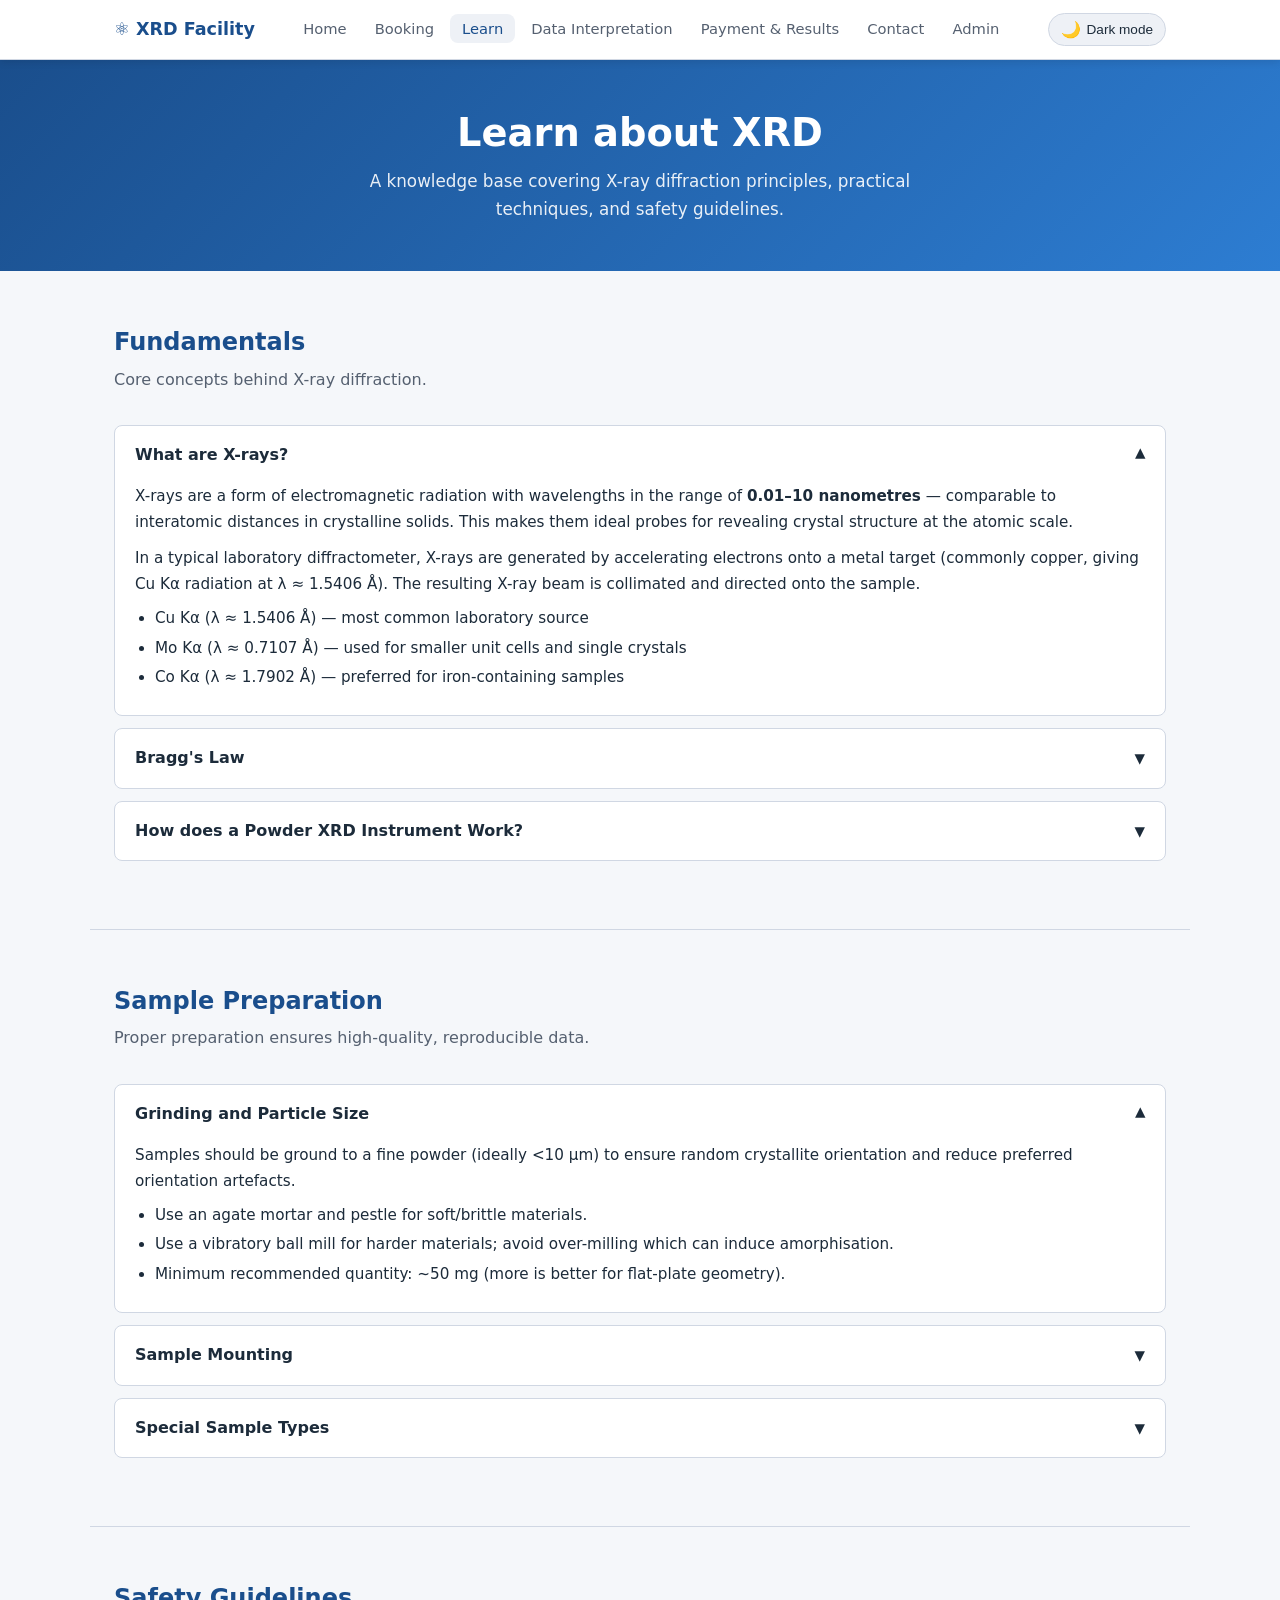
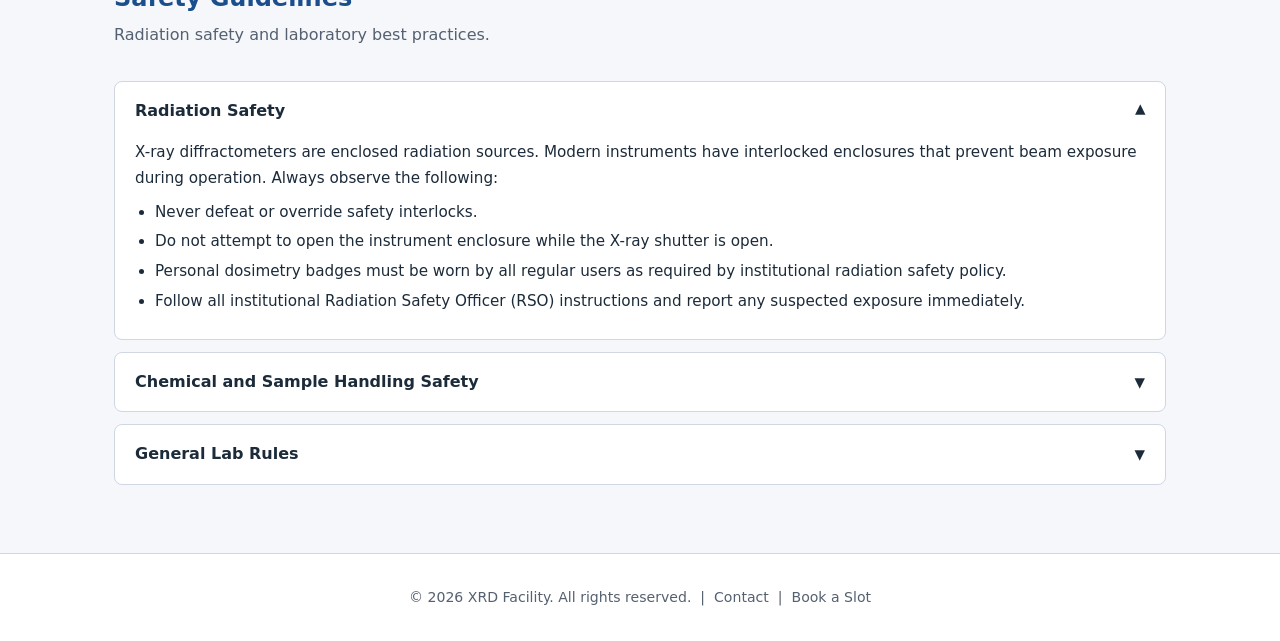
<file: learn.html>
<!DOCTYPE html>
<html lang="en">
<head>
  <meta charset="UTF-8" />
  <meta name="viewport" content="width=device-width, initial-scale=1.0" />
  <title>Learn about XRD – XRD Facility</title>
  <meta name="description" content="Learn about X-ray diffraction: X-ray basics, Bragg's law, how XRD works, sample preparation, and safety." />
  <link rel="stylesheet" href="assets/styles.css" />
  <script src="assets/main.js"></script>
</head>
<body>

  <a class="skip-link" href="#main-content">Skip to main content</a>

  <!-- Navigation -->
  <nav class="site-nav" aria-label="Main navigation">
    <div class="nav-inner">
      <a class="nav-brand" href="index.html">⚛ XRD Facility</a>
      <ul class="nav-links" id="nav-links" role="list">
        <li><a href="index.html">Home</a></li>
        <li><a href="booking.html">Booking</a></li>
        <li><a href="learn.html">Learn</a></li>
        <li><a href="data.html">Data Interpretation</a></li>
        <li><a href="payment.html">Payment &amp; Results</a></li>
        <li><a href="contact.html">Contact</a></li>
        <li><a href="admin.html">Admin</a></li>
      </ul>
      <button class="theme-toggle" id="theme-toggle" aria-label="Switch to dark mode">
        <span class="icon" aria-hidden="true">🌙</span>
        <span class="label">Dark mode</span>
      </button>
      <button class="nav-hamburger" id="nav-hamburger" aria-controls="nav-links" aria-expanded="false" aria-label="Open navigation menu">☰</button>
    </div>
  </nav>

  <!-- Page header -->
  <header class="page-header">
    <h1>Learn about XRD</h1>
    <p>A knowledge base covering X-ray diffraction principles, practical techniques, and safety guidelines.</p>
  </header>

  <main id="main-content" class="page-main">

    <!-- Fundamentals -->
    <section class="section" aria-labelledby="fundamentals-heading">
      <h2 class="section-title" id="fundamentals-heading">Fundamentals</h2>
      <p class="section-subtitle">Core concepts behind X-ray diffraction.</p>

      <details class="accordion" open>
        <summary class="accordion-header">
          <span>What are X-rays?</span>
          <span class="accordion-icon" aria-hidden="true">▼</span>
        </summary>
        <div class="accordion-body">
          <p>X-rays are a form of electromagnetic radiation with wavelengths in the range of <strong>0.01–10 nanometres</strong> — comparable to interatomic distances in crystalline solids. This makes them ideal probes for revealing crystal structure at the atomic scale.</p>
          <p>In a typical laboratory diffractometer, X-rays are generated by accelerating electrons onto a metal target (commonly copper, giving Cu Kα radiation at λ ≈ 1.5406 Å). The resulting X-ray beam is collimated and directed onto the sample.</p>
          <ul>
            <li>Cu Kα (λ ≈ 1.5406 Å) — most common laboratory source</li>
            <li>Mo Kα (λ ≈ 0.7107 Å) — used for smaller unit cells and single crystals</li>
            <li>Co Kα (λ ≈ 1.7902 Å) — preferred for iron-containing samples</li>
          </ul>
        </div>
      </details>

      <details class="accordion">
        <summary class="accordion-header">
          <span>Bragg's Law</span>
          <span class="accordion-icon" aria-hidden="true">▼</span>
        </summary>
        <div class="accordion-body">
          <p>In 1913, William Lawrence Bragg derived the condition under which X-rays are constructively reflected by crystal planes:</p>
          <div class="info-box" style="font-size:1.1rem;font-family:monospace;letter-spacing:0.04em;">
            nλ = 2d sin θ
          </div>
          <ul>
            <li><strong>n</strong> — order of diffraction (integer, usually 1)</li>
            <li><strong>λ</strong> — wavelength of the incident X-rays</li>
            <li><strong>d</strong> — interplanar spacing of the crystal lattice (d-spacing)</li>
            <li><strong>θ</strong> — angle of incidence/diffraction (Bragg angle)</li>
          </ul>
          <p>When the path-length difference (2d sin θ) equals an integer multiple of the wavelength, constructive interference occurs and a diffraction peak is recorded. By measuring the peak positions (2θ), d-spacings can be calculated and compared with reference databases to identify crystalline phases.</p>
        </div>
      </details>

      <details class="accordion">
        <summary class="accordion-header">
          <span>How does a Powder XRD Instrument Work?</span>
          <span class="accordion-icon" aria-hidden="true">▼</span>
        </summary>
        <div class="accordion-body">
          <p>A powder X-ray diffractometer (PXRD) operates in the following sequence:</p>
          <ul>
            <li><strong>X-ray generation:</strong> A high-voltage current excites a metal anode (e.g., Cu) to emit characteristic X-rays.</li>
            <li><strong>Beam conditioning:</strong> Slits and monochromators select and collimate the beam to the desired wavelength and width.</li>
            <li><strong>Sample interaction:</strong> The beam strikes the powdered sample mounted on a flat holder. In a powder, crystallites are randomly oriented, so all possible lattice planes simultaneously satisfy Bragg's condition at the appropriate angles.</li>
            <li><strong>Detection:</strong> A detector (e.g., scintillation counter or position-sensitive detector) scans a range of 2θ angles and records the intensity of diffracted X-rays.</li>
            <li><strong>Diffractogram:</strong> The output is an intensity vs. 2θ plot — each peak corresponding to a specific set of lattice planes (hkl) in the material.</li>
          </ul>
          <p>The peak positions, intensities, and widths carry information about crystal structure, phase composition, crystallite size, and lattice strain.</p>
        </div>
      </details>
    </section>

    <!-- Sample preparation -->
    <section class="section" aria-labelledby="sample-prep-heading">
      <h2 class="section-title" id="sample-prep-heading">Sample Preparation</h2>
      <p class="section-subtitle">Proper preparation ensures high-quality, reproducible data.</p>

      <details class="accordion" open>
        <summary class="accordion-header">
          <span>Grinding and Particle Size</span>
          <span class="accordion-icon" aria-hidden="true">▼</span>
        </summary>
        <div class="accordion-body">
          <p>Samples should be ground to a fine powder (ideally &lt;10 µm) to ensure random crystallite orientation and reduce preferred orientation artefacts.</p>
          <ul>
            <li>Use an agate mortar and pestle for soft/brittle materials.</li>
            <li>Use a vibratory ball mill for harder materials; avoid over-milling which can induce amorphisation.</li>
            <li>Minimum recommended quantity: ~50 mg (more is better for flat-plate geometry).</li>
          </ul>
        </div>
      </details>

      <details class="accordion">
        <summary class="accordion-header">
          <span>Sample Mounting</span>
          <span class="accordion-icon" aria-hidden="true">▼</span>
        </summary>
        <div class="accordion-body">
          <p>The sample must be loaded into the holder so that the surface is flat and flush with the reference surface.</p>
          <ul>
            <li><strong>Back-loading:</strong> Preferred method for minimising preferred orientation. Pack powder from the back of the holder.</li>
            <li><strong>Front-loading:</strong> Simple, but can introduce preferred orientation in platy materials (clays, graphite).</li>
            <li><strong>Zero-background holders:</strong> Recommended for small sample quantities to eliminate substrate reflections.</li>
            <li>Avoid pressing the powder too firmly — this can cause preferred orientation.</li>
          </ul>
        </div>
      </details>

      <details class="accordion">
        <summary class="accordion-header">
          <span>Special Sample Types</span>
          <span class="accordion-icon" aria-hidden="true">▼</span>
        </summary>
        <div class="accordion-body">
          <ul>
            <li><strong>Thin films:</strong> Use grazing incidence XRD (GIXRD) geometry; inform the facility in advance.</li>
            <li><strong>Air-sensitive samples:</strong> Can be measured under an inert atmosphere using an appropriate dome/cover; contact the facility before your session.</li>
            <li><strong>Hygroscopic samples:</strong> Prepare immediately before measurement; avoid moisture absorption during transfer.</li>
            <li><strong>Biological / pharmaceutical samples:</strong> Notify staff for guidance on scan parameters and containment requirements.</li>
          </ul>
        </div>
      </details>
    </section>

    <!-- Safety -->
    <section class="section" aria-labelledby="safety-heading">
      <h2 class="section-title" id="safety-heading">Safety Guidelines</h2>
      <p class="section-subtitle">Radiation safety and laboratory best practices.</p>

      <details class="accordion" open>
        <summary class="accordion-header">
          <span>Radiation Safety</span>
          <span class="accordion-icon" aria-hidden="true">▼</span>
        </summary>
        <div class="accordion-body">
          <p>X-ray diffractometers are enclosed radiation sources. Modern instruments have interlocked enclosures that prevent beam exposure during operation. Always observe the following:</p>
          <ul>
            <li>Never defeat or override safety interlocks.</li>
            <li>Do not attempt to open the instrument enclosure while the X-ray shutter is open.</li>
            <li>Personal dosimetry badges must be worn by all regular users as required by institutional radiation safety policy.</li>
            <li>Follow all institutional Radiation Safety Officer (RSO) instructions and report any suspected exposure immediately.</li>
          </ul>
        </div>
      </details>

      <details class="accordion">
        <summary class="accordion-header">
          <span>Chemical and Sample Handling Safety</span>
          <span class="accordion-icon" aria-hidden="true">▼</span>
        </summary>
        <div class="accordion-body">
          <ul>
            <li>Wear appropriate PPE (gloves, lab coat, safety glasses) when handling samples.</li>
            <li>Toxic, carcinogenic, or reactive samples require prior written approval and may need special containment.</li>
            <li>Radioactive samples are strictly prohibited unless specifically authorised by the RSO and facility manager.</li>
            <li>Label all sample containers clearly with sample ID and user name.</li>
            <li>Clean up any spilled sample powder immediately to prevent contamination of the instrument.</li>
          </ul>
        </div>
      </details>

      <details class="accordion">
        <summary class="accordion-header">
          <span>General Lab Rules</span>
          <span class="accordion-icon" aria-hidden="true">▼</span>
        </summary>
        <div class="accordion-body">
          <ul>
            <li>No food or drink in the instrument room.</li>
            <li>Log all instrument use in the facility log book.</li>
            <li>Report any instrument malfunction or unusual behaviour to the facility manager immediately; do not attempt self-repair.</li>
            <li>All users must complete the facility induction/training session before independent access is granted.</li>
          </ul>
        </div>
      </details>
    </section>

  </main>

  <!-- Footer -->
  <footer class="site-footer">
    <p>© <span id="footer-year"></span> <span data-site-name>XRD Facility</span>. All rights reserved. &nbsp;|&nbsp;
      <a href="contact.html">Contact</a> &nbsp;|&nbsp;
      <a href="booking.html">Book a Slot</a>
    </p>
    <script>document.getElementById('footer-year').textContent = new Date().getFullYear();</script>
  </footer>

</body>
</html>
</file>
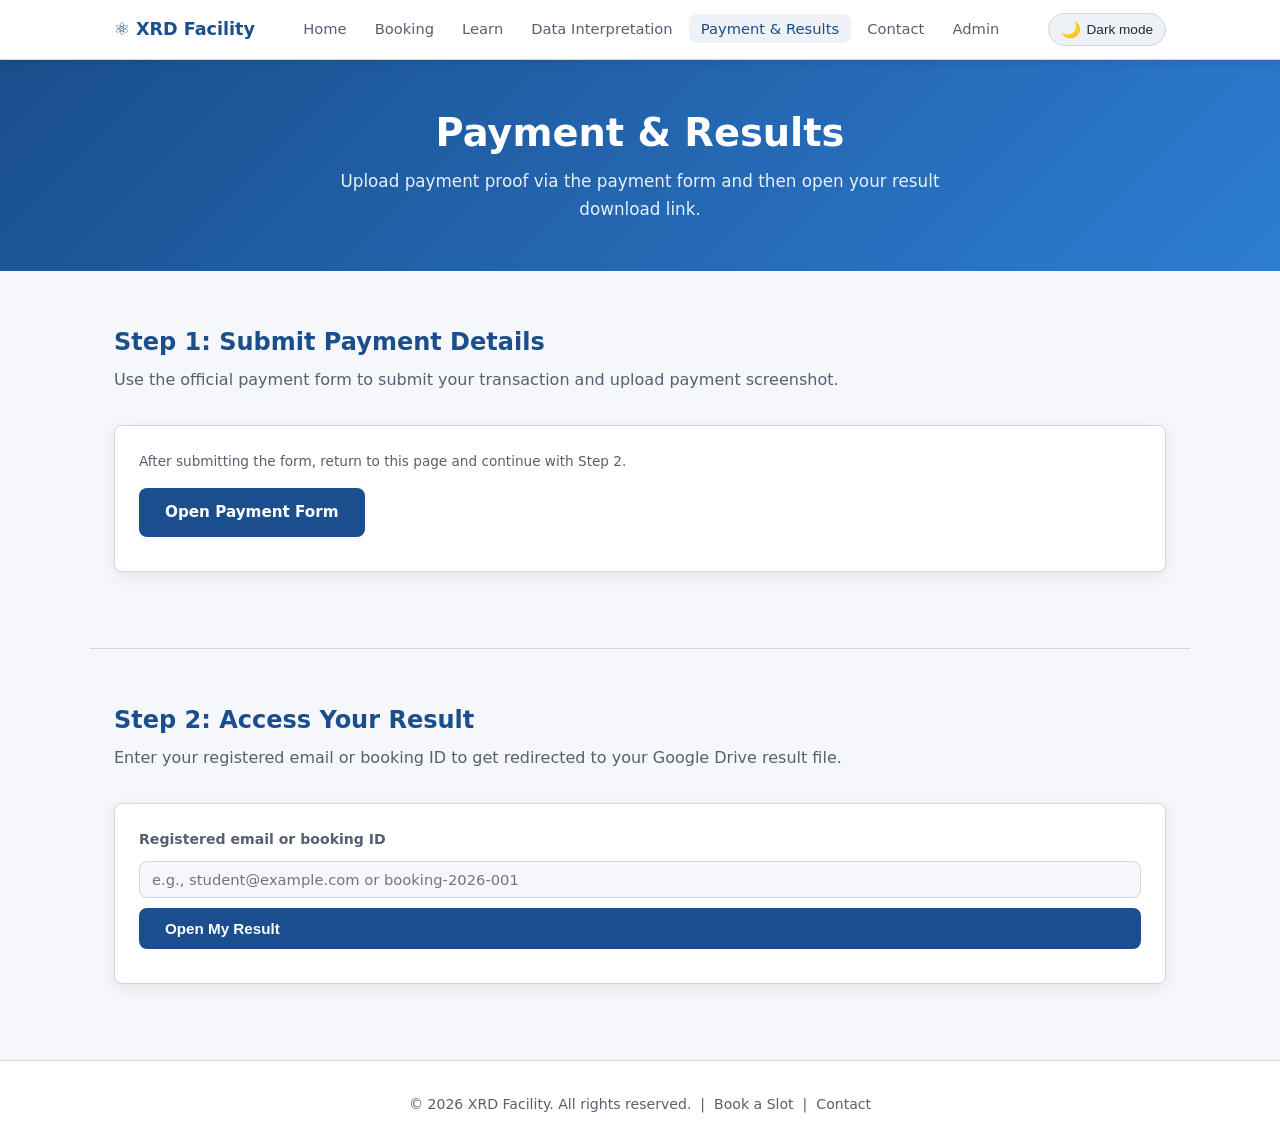
<file: payment.html>
<!DOCTYPE html>
<html lang="en">
<head>
  <meta charset="UTF-8" />
  <meta name="viewport" content="width=device-width, initial-scale=1.0" />
  <title>Payment & Results – XRD Facility</title>
  <meta name="description" content="Submit payment details and access your XRD result download link." />
  <link rel="stylesheet" href="assets/styles.css" />
  <script src="assets/main.js"></script>
</head>
<body id="payment-page">

  <a class="skip-link" href="#main-content">Skip to main content</a>

  <nav class="site-nav" aria-label="Main navigation">
    <div class="nav-inner">
      <a class="nav-brand" href="index.html">⚛ XRD Facility</a>
      <ul class="nav-links" id="nav-links" role="list">
        <li><a href="index.html">Home</a></li>
        <li><a href="booking.html">Booking</a></li>
        <li><a href="learn.html">Learn</a></li>
        <li><a href="data.html">Data Interpretation</a></li>
        <li><a href="payment.html">Payment &amp; Results</a></li>
        <li><a href="contact.html">Contact</a></li>
        <li><a href="admin.html">Admin</a></li>
      </ul>
      <button class="theme-toggle" id="theme-toggle" aria-label="Switch to dark mode">
        <span class="icon" aria-hidden="true">🌙</span>
        <span class="label">Dark mode</span>
      </button>
      <button class="nav-hamburger" id="nav-hamburger" aria-controls="nav-links" aria-expanded="false" aria-label="Open navigation menu">☰</button>
    </div>
  </nav>

  <header class="page-header">
    <h1>Payment &amp; Results</h1>
    <p>Upload payment proof via the payment form and then open your result download link.</p>
  </header>

  <main id="main-content" class="page-main">
    <section class="section" aria-labelledby="payment-form-heading">
      <h2 class="section-title" id="payment-form-heading">Step 1: Submit Payment Details</h2>
      <p class="section-subtitle">Use the official payment form to submit your transaction and upload payment screenshot.</p>

      <div class="admin-card">
        <p class="admin-note">After submitting the form, return to this page and continue with Step 2.</p>
        <a id="payment-form-link" class="btn btn-action" target="_blank" rel="noopener noreferrer" href="https://docs.google.com/forms/">Open Payment Form</a>
        <p id="payment-form-status" class="admin-status" role="status" aria-live="polite"></p>
      </div>
    </section>

    <section class="section" aria-labelledby="result-access-heading">
      <h2 class="section-title" id="result-access-heading">Step 2: Access Your Result</h2>
      <p class="section-subtitle">Enter your registered email or booking ID to get redirected to your Google Drive result file.</p>

      <div class="admin-card">
        <form id="result-access-form" class="admin-form">
          <label for="result-identifier">Registered email or booking ID</label>
          <input type="text" id="result-identifier" required placeholder="e.g., student@example.com or booking-2026-001" />
          <button type="submit" class="btn btn-action">Open My Result</button>
        </form>
        <p id="result-access-status" class="admin-status" role="alert" aria-live="polite"></p>
      </div>
    </section>
  </main>

  <footer class="site-footer">
    <p>© <span id="footer-year"></span> <span data-site-name>XRD Facility</span>. All rights reserved. &nbsp;|&nbsp;
      <a href="booking.html">Book a Slot</a> &nbsp;|&nbsp;
      <a href="contact.html">Contact</a>
    </p>
    <script>document.getElementById('footer-year').textContent = new Date().getFullYear();</script>
  </footer>

</body>
</html>
</file>
<file: assets/styles.css>
/* ============================================================
   XRD Facility – Shared Stylesheet
   Light/Dark mode via [data-theme="dark"] on <html>
   ============================================================ */

/* ---------- CSS custom properties ---------- */
:root {
  --color-bg: #f5f7fa;
  --color-surface: #ffffff;
  --color-surface-alt: #eef1f6;
  --color-border: #d0d7e3;
  --color-primary: #1a4e8c;
  --color-primary-hover: #153e70;
  --color-accent: #2d7dd2;
  --color-text: #1c2b3a;
  --color-text-muted: #556070;
  --color-link: #1a4e8c;
  --color-success: #2e7d32;
  --color-warning: #e65100;
  --color-danger: #c62828;
  --color-success-bg: #e8f5e9;
  --color-warning-bg: #fff3e0;
  --color-danger-bg: #ffebee;
  --radius: 8px;
  --shadow: 0 2px 8px rgba(0, 0, 0, 0.10);
  --shadow-card: 0 4px 16px rgba(0, 0, 0, 0.08);
  --nav-height: 60px;
  --font-sans: 'Segoe UI', system-ui, -apple-system, sans-serif;
  --transition: 0.2s ease;
}

[data-theme="dark"] {
  --color-bg: #0f1923;
  --color-surface: #1a2535;
  --color-surface-alt: #243040;
  --color-border: #2e3e52;
  --color-primary: #4d8fd4;
  --color-primary-hover: #6aa5e0;
  --color-accent: #5ba0e0;
  --color-text: #e0e8f4;
  --color-text-muted: #8ea5be;
  --color-link: #5ba0e0;
  --color-success: #66bb6a;
  --color-warning: #ffa726;
  --color-danger: #ef5350;
  --color-success-bg: #1b3a1c;
  --color-warning-bg: #3a2400;
  --color-danger-bg: #3a1010;
  --shadow: 0 2px 8px rgba(0, 0, 0, 0.4);
  --shadow-card: 0 4px 16px rgba(0, 0, 0, 0.35);
}

/* ---------- Reset & base ---------- */
*, *::before, *::after {
  box-sizing: border-box;
  margin: 0;
  padding: 0;
}

html {
  scroll-behavior: smooth;
  font-size: 16px;
}

body {
  font-family: var(--font-sans);
  background: var(--color-bg);
  color: var(--color-text);
  line-height: 1.65;
  transition: background var(--transition), color var(--transition);
  min-height: 100vh;
  display: flex;
  flex-direction: column;
}

a {
  color: var(--color-link);
  text-decoration: none;
}
a:hover,
a:focus {
  text-decoration: underline;
  outline: 2px solid var(--color-accent);
  outline-offset: 2px;
  border-radius: 2px;
}

img {
  max-width: 100%;
  display: block;
}

h1, h2, h3, h4 {
  line-height: 1.3;
  color: var(--color-text);
}

ul { list-style: none; }

/* ---------- Skip link (accessibility) ---------- */
.skip-link {
  position: absolute;
  top: -999px;
  left: 8px;
  background: var(--color-primary);
  color: #fff;
  padding: 8px 16px;
  border-radius: 0 0 var(--radius) var(--radius);
  z-index: 9999;
  font-size: 0.9rem;
}
.skip-link:focus {
  top: 0;
}

/* ---------- Navigation ---------- */
.site-nav {
  position: sticky;
  top: 0;
  z-index: 100;
  background: var(--color-surface);
  border-bottom: 1px solid var(--color-border);
  box-shadow: var(--shadow);
  height: var(--nav-height);
}

.nav-inner {
  max-width: 1100px;
  margin: 0 auto;
  padding: 0 24px;
  height: 100%;
  display: flex;
  align-items: center;
  justify-content: space-between;
  gap: 16px;
}

.nav-brand {
  font-size: 1.1rem;
  font-weight: 700;
  color: var(--color-primary);
  white-space: nowrap;
  flex-shrink: 0;
}
.nav-brand:hover { text-decoration: none; }

.nav-links {
  display: flex;
  gap: 4px;
  align-items: center;
  flex-wrap: wrap;
}

.nav-links a {
  padding: 6px 12px;
  border-radius: var(--radius);
  font-size: 0.92rem;
  font-weight: 500;
  color: var(--color-text-muted);
  transition: background var(--transition), color var(--transition);
}
.nav-links a:hover,
.nav-links a.active {
  background: var(--color-surface-alt);
  color: var(--color-primary);
  text-decoration: none;
}
.nav-links a:focus {
  outline: 2px solid var(--color-accent);
  outline-offset: 2px;
}

/* Theme toggle button */
.theme-toggle {
  background: var(--color-surface-alt);
  border: 1px solid var(--color-border);
  border-radius: 20px;
  padding: 6px 12px;
  cursor: pointer;
  font-size: 0.85rem;
  color: var(--color-text);
  display: flex;
  align-items: center;
  gap: 6px;
  transition: background var(--transition), border-color var(--transition);
  white-space: nowrap;
  flex-shrink: 0;
}
.theme-toggle:hover {
  background: var(--color-border);
}
.theme-toggle:focus {
  outline: 2px solid var(--color-accent);
  outline-offset: 2px;
}
.theme-toggle .icon { font-size: 1rem; }

/* Hamburger (mobile) */
.nav-hamburger {
  display: none;
  background: none;
  border: none;
  cursor: pointer;
  padding: 8px;
  color: var(--color-text);
  font-size: 1.4rem;
}
.nav-hamburger:focus {
  outline: 2px solid var(--color-accent);
  outline-offset: 2px;
}

/* ---------- Main content wrapper ---------- */
.page-main {
  flex: 1;
}

/* ---------- Page header band ---------- */
.page-header {
  background: linear-gradient(135deg, var(--color-primary) 0%, var(--color-accent) 100%);
  color: #fff;
  padding: 48px 24px;
  text-align: center;
}
.page-header h1 {
  color: #fff;
  font-size: clamp(1.6rem, 4vw, 2.4rem);
  margin-bottom: 10px;
}
.page-header p {
  font-size: 1.05rem;
  opacity: 0.9;
  max-width: 600px;
  margin: 0 auto;
}

/* ---------- Hero (Home page) ---------- */
.hero {
  background: linear-gradient(135deg, var(--color-primary) 0%, var(--color-accent) 100%);
  color: #fff;
  padding: 72px 24px 80px;
  text-align: center;
}
.hero h1 {
  color: #fff;
  font-size: clamp(1.8rem, 5vw, 3rem);
  margin-bottom: 16px;
}
.hero p {
  font-size: 1.15rem;
  opacity: 0.9;
  max-width: 640px;
  margin: 0 auto 32px;
}
.hero-buttons {
  display: flex;
  gap: 12px;
  justify-content: center;
  flex-wrap: wrap;
}

/* ---------- Buttons ---------- */
.btn {
  display: inline-flex;
  align-items: center;
  gap: 6px;
  padding: 10px 24px;
  border-radius: var(--radius);
  font-size: 0.95rem;
  font-weight: 600;
  cursor: pointer;
  border: 2px solid transparent;
  transition: background var(--transition), color var(--transition), transform 0.1s;
  text-decoration: none;
}
.btn:hover { transform: translateY(-1px); text-decoration: none; }
.btn:focus {
  outline: 2px solid var(--color-accent);
  outline-offset: 3px;
}

.btn-primary {
  background: #fff;
  color: var(--color-primary);
}
.btn-primary:hover { background: #e8f0fe; }

.btn-outline {
  background: transparent;
  color: #fff;
  border-color: rgba(255, 255, 255, 0.7);
}
.btn-outline:hover { background: rgba(255, 255, 255, 0.1); }

.btn-action {
  background: var(--color-primary);
  color: #fff;
}
.btn-action:hover { background: var(--color-primary-hover); }

.btn-disabled {
  background: var(--color-surface-alt);
  border: 1px solid var(--color-border);
  color: var(--color-text-muted);
  cursor: not-allowed;
}

.btn-sm {
  padding: 6px 16px;
  font-size: 0.88rem;
}

/* ---------- Container ---------- */
.container {
  max-width: 1100px;
  margin: 0 auto;
  padding: 0 24px;
}

.section {
  padding: 56px 24px;
  max-width: 1100px;
  margin: 0 auto;
}

.section + .section {
  border-top: 1px solid var(--color-border);
}

.section-title {
  font-size: 1.5rem;
  font-weight: 700;
  margin-bottom: 8px;
  color: var(--color-primary);
}
.section-subtitle {
  color: var(--color-text-muted);
  margin-bottom: 32px;
  font-size: 1rem;
}

/* ---------- Cards grid ---------- */
.cards-grid {
  display: grid;
  grid-template-columns: repeat(auto-fit, minmax(220px, 1fr));
  gap: 20px;
}

.card {
  background: var(--color-surface);
  border: 1px solid var(--color-border);
  border-radius: var(--radius);
  padding: 28px 24px;
  box-shadow: var(--shadow-card);
  transition: transform var(--transition), box-shadow var(--transition);
  display: flex;
  flex-direction: column;
  gap: 10px;
}
.card:hover {
  transform: translateY(-3px);
  box-shadow: 0 8px 24px rgba(0,0,0,0.12);
}

.card-icon {
  font-size: 2rem;
  line-height: 1;
}
.card-title {
  font-size: 1.05rem;
  font-weight: 700;
  color: var(--color-primary);
}
.card-desc {
  font-size: 0.9rem;
  color: var(--color-text-muted);
  flex: 1;
}
.card a.card-link {
  display: inline-flex;
  align-items: center;
  gap: 4px;
  font-size: 0.88rem;
  font-weight: 600;
  color: var(--color-primary);
  margin-top: 8px;
}
.card a.card-link:hover { text-decoration: underline; }

/* ---------- Info box ---------- */
.info-box {
  background: var(--color-surface-alt);
  border-left: 4px solid var(--color-accent);
  border-radius: 0 var(--radius) var(--radius) 0;
  padding: 16px 20px;
  margin: 20px 0;
  font-size: 0.95rem;
}

/* ---------- Booking page ---------- */
.availability-grid {
  display: grid;
  grid-template-columns: repeat(auto-fit, minmax(280px, 1fr));
  gap: 20px;
  margin: 24px 0;
}

.slot-card {
  background: var(--color-surface);
  border: 1px solid var(--color-border);
  border-radius: var(--radius);
  padding: 24px;
  box-shadow: var(--shadow-card);
}
.slot-card-date {
  font-size: 1.1rem;
  font-weight: 700;
  margin-bottom: 4px;
}
.slot-card-weekday {
  font-size: 0.85rem;
  color: var(--color-text-muted);
  margin-bottom: 16px;
}
.slot-indicator {
  display: flex;
  align-items: center;
  gap: 10px;
  margin-bottom: 12px;
}
.slot-badge {
  display: inline-block;
  padding: 4px 10px;
  border-radius: 12px;
  font-size: 0.82rem;
  font-weight: 700;
  text-transform: uppercase;
  letter-spacing: 0.04em;
}
.slot-badge.green  { background: var(--color-success-bg); color: var(--color-success); }
.slot-badge.yellow { background: var(--color-warning-bg); color: var(--color-warning); }
.slot-badge.red    { background: var(--color-danger-bg);  color: var(--color-danger);  }

.slot-bar-track {
  height: 8px;
  background: var(--color-surface-alt);
  border-radius: 4px;
  overflow: hidden;
  margin-bottom: 6px;
}
.slot-bar-fill {
  height: 100%;
  border-radius: 4px;
  transition: width 0.4s ease;
}
.slot-bar-fill.green  { background: var(--color-success); }
.slot-bar-fill.yellow { background: var(--color-warning); }
.slot-bar-fill.red    { background: var(--color-danger);  }

.slot-count {
  font-size: 0.88rem;
  color: var(--color-text-muted);
  margin-bottom: 16px;
}

.slot-note {
  font-size: 0.84rem;
  color: var(--color-text-muted);
  margin-bottom: 12px;
}

/* Pricing table */
.pricing-table {
  width: 100%;
  border-collapse: collapse;
  font-size: 0.95rem;
  margin-top: 16px;
}
.pricing-table th,
.pricing-table td {
  padding: 10px 14px;
  text-align: left;
  border-bottom: 1px solid var(--color-border);
}
.pricing-table th {
  background: var(--color-surface-alt);
  font-weight: 600;
  color: var(--color-primary);
}
.pricing-table tr:last-child td { border-bottom: none; }
.pricing-table tr:hover td { background: var(--color-surface-alt); }

/* ---------- Accordion (Learn page) ---------- */
.accordion {
  border: 1px solid var(--color-border);
  border-radius: var(--radius);
  overflow: hidden;
  margin-bottom: 12px;
  background: var(--color-surface);
}
.accordion-header {
  width: 100%;
  background: none;
  border: none;
  padding: 16px 20px;
  display: flex;
  align-items: center;
  justify-content: space-between;
  cursor: pointer;
  font-size: 1rem;
  font-weight: 600;
  color: var(--color-text);
  text-align: left;
  transition: background var(--transition);
}
.accordion-header:hover {
  background: var(--color-surface-alt);
}
.accordion-header:focus {
  outline: 2px solid var(--color-accent);
  outline-offset: -2px;
}
.accordion-icon {
  font-size: 0.85rem;
  transition: transform 0.25s;
  flex-shrink: 0;
}
.accordion[open] .accordion-icon {
  transform: rotate(180deg);
}
.accordion-body {
  padding: 0 20px 20px;
  font-size: 0.95rem;
  line-height: 1.7;
}
.accordion-body p + p { margin-top: 10px; }
.accordion-body ul {
  list-style: disc;
  padding-left: 20px;
  margin-top: 8px;
}
.accordion-body ul li { margin-bottom: 4px; }

/* details/summary native accordion */
details.accordion > summary {
  list-style: none;
  cursor: pointer;
}
details.accordion > summary::-webkit-details-marker { display: none; }

/* ---------- Content sections (Data Interpretation, etc.) ---------- */
.content-section {
  background: var(--color-surface);
  border: 1px solid var(--color-border);
  border-radius: var(--radius);
  padding: 28px;
  margin-bottom: 20px;
  box-shadow: var(--shadow-card);
}
.content-section h3 {
  font-size: 1.1rem;
  color: var(--color-primary);
  margin-bottom: 12px;
}
.content-section ul {
  list-style: disc;
  padding-left: 20px;
}
.content-section ul li {
  margin-bottom: 6px;
  font-size: 0.95rem;
}
.content-section p {
  font-size: 0.95rem;
  margin-bottom: 8px;
}

/* Tag/pill */
.tag {
  display: inline-block;
  background: var(--color-surface-alt);
  border: 1px solid var(--color-border);
  border-radius: 20px;
  padding: 3px 10px;
  font-size: 0.82rem;
  color: var(--color-text-muted);
  margin: 2px 3px;
}

/* ---------- Contact page ---------- */
.contact-grid {
  display: grid;
  grid-template-columns: 1fr 1fr;
  gap: 32px;
}
@media (max-width: 680px) {
  .contact-grid { grid-template-columns: 1fr; }
}

.contact-info-block {
  background: var(--color-surface);
  border: 1px solid var(--color-border);
  border-radius: var(--radius);
  padding: 28px;
  box-shadow: var(--shadow-card);
}
.contact-info-block h3 {
  font-size: 1.05rem;
  font-weight: 700;
  color: var(--color-primary);
  margin-bottom: 16px;
  display: flex;
  align-items: center;
  gap: 8px;
}
.contact-info-block dl { font-size: 0.93rem; }
.contact-info-block dt {
  font-weight: 600;
  color: var(--color-text-muted);
  margin-top: 10px;
}
.contact-info-block dd { margin: 2px 0 0 0; }

/* Contact form */
.contact-form {
  background: var(--color-surface);
  border: 1px solid var(--color-border);
  border-radius: var(--radius);
  padding: 28px;
  box-shadow: var(--shadow-card);
}
.contact-form h3 {
  font-size: 1.05rem;
  font-weight: 700;
  color: var(--color-primary);
  margin-bottom: 20px;
}
.form-group {
  display: flex;
  flex-direction: column;
  gap: 4px;
  margin-bottom: 16px;
}
.form-group label {
  font-size: 0.88rem;
  font-weight: 600;
  color: var(--color-text-muted);
}
.form-group input,
.form-group select,
.form-group textarea {
  background: var(--color-bg);
  border: 1px solid var(--color-border);
  border-radius: var(--radius);
  padding: 9px 12px;
  font-size: 0.95rem;
  color: var(--color-text);
  font-family: var(--font-sans);
  transition: border-color var(--transition);
  width: 100%;
}
.form-group input:focus,
.form-group select:focus,
.form-group textarea:focus {
  outline: none;
  border-color: var(--color-accent);
  box-shadow: 0 0 0 3px rgba(45, 125, 210, 0.15);
}
.form-group textarea { resize: vertical; min-height: 110px; }
.form-notice {
  font-size: 0.82rem;
  color: var(--color-text-muted);
  margin-top: 8px;
}

/* ---------- Public announcement banner ---------- */
.site-notice {
  padding: 10px 16px;
  text-align: center;
  font-size: 0.9rem;
  font-weight: 600;
  border-bottom: 1px solid var(--color-border);
}
.site-notice.info {
  background: var(--color-surface-alt);
  color: var(--color-text);
}
.site-notice.warning {
  background: var(--color-warning-bg);
  color: var(--color-warning);
}
.site-notice.success {
  background: var(--color-success-bg);
  color: var(--color-success);
}

/* ---------- Admin panel ---------- */
.admin-card {
  background: var(--color-surface);
  border: 1px solid var(--color-border);
  border-radius: var(--radius);
  padding: 24px;
  box-shadow: var(--shadow-card);
  margin-bottom: 20px;
}
.admin-note {
  font-size: 0.85rem;
  color: var(--color-text-muted);
  margin-bottom: 16px;
}
.admin-form {
  display: flex;
  flex-direction: column;
  gap: 10px;
}
.admin-form input,
.admin-form textarea,
.admin-form select {
  background: var(--color-bg);
  border: 1px solid var(--color-border);
  border-radius: var(--radius);
  padding: 9px 12px;
  font-size: 0.92rem;
  color: var(--color-text);
  font-family: var(--font-sans);
}
.admin-form label {
  font-size: 0.88rem;
  font-weight: 600;
  color: var(--color-text-muted);
  display: flex;
  flex-direction: column;
  gap: 6px;
}
.admin-slot-row {
  border: 1px solid var(--color-border);
  border-radius: var(--radius);
  padding: 14px;
  margin-bottom: 12px;
  background: var(--color-bg);
}
.admin-slot-date {
  font-size: 0.92rem;
  font-weight: 700;
  color: var(--color-primary);
  margin-bottom: 10px;
}
.admin-actions {
  display: flex;
  gap: 10px;
  flex-wrap: wrap;
}
.admin-status {
  font-size: 0.85rem;
  margin-top: 10px;
  color: var(--color-success);
}
.admin-status.error {
  color: var(--color-danger);
}

/* ---------- Footer ---------- */
.site-footer {
  background: var(--color-surface);
  border-top: 1px solid var(--color-border);
  padding: 32px 24px;
  text-align: center;
  font-size: 0.88rem;
  color: var(--color-text-muted);
}
.site-footer a {
  color: var(--color-text-muted);
}
.site-footer a:hover { color: var(--color-primary); }

/* ---------- Utility ---------- */
.text-muted { color: var(--color-text-muted); }
.text-center { text-align: center; }
.mt-8  { margin-top: 8px; }
.mt-16 { margin-top: 16px; }
.mt-24 { margin-top: 24px; }
.mb-0  { margin-bottom: 0; }

/* ---------- Responsive ---------- */
@media (max-width: 768px) {
  .nav-links {
    display: none;
    position: absolute;
    top: var(--nav-height);
    left: 0; right: 0;
    background: var(--color-surface);
    border-bottom: 1px solid var(--color-border);
    flex-direction: column;
    padding: 12px 16px;
    box-shadow: var(--shadow);
  }
  .nav-links.open { display: flex; }
  .nav-hamburger { display: block; }

  .hero { padding: 48px 16px 56px; }
  .section { padding: 40px 16px; }
  .page-header { padding: 32px 16px; }
  .cards-grid { grid-template-columns: 1fr; }
  .availability-grid { grid-template-columns: 1fr; }
}
</file>
